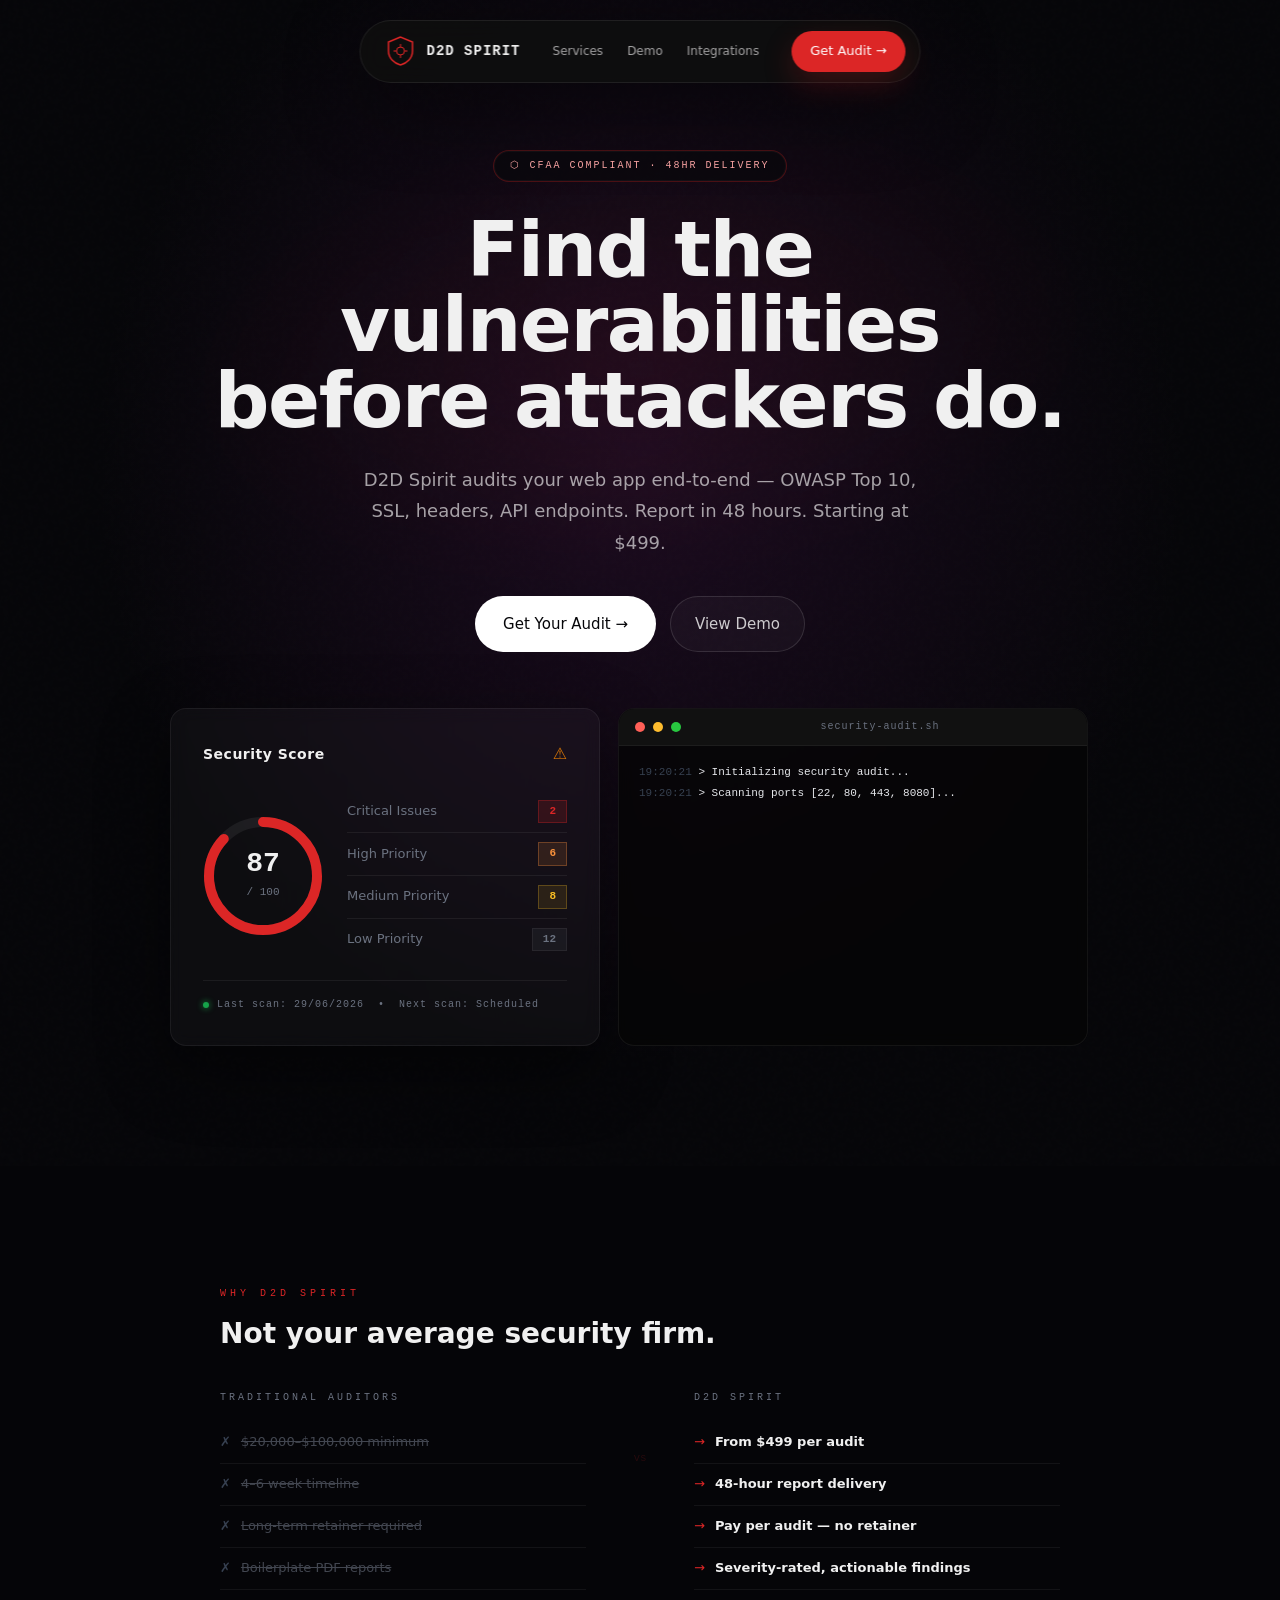
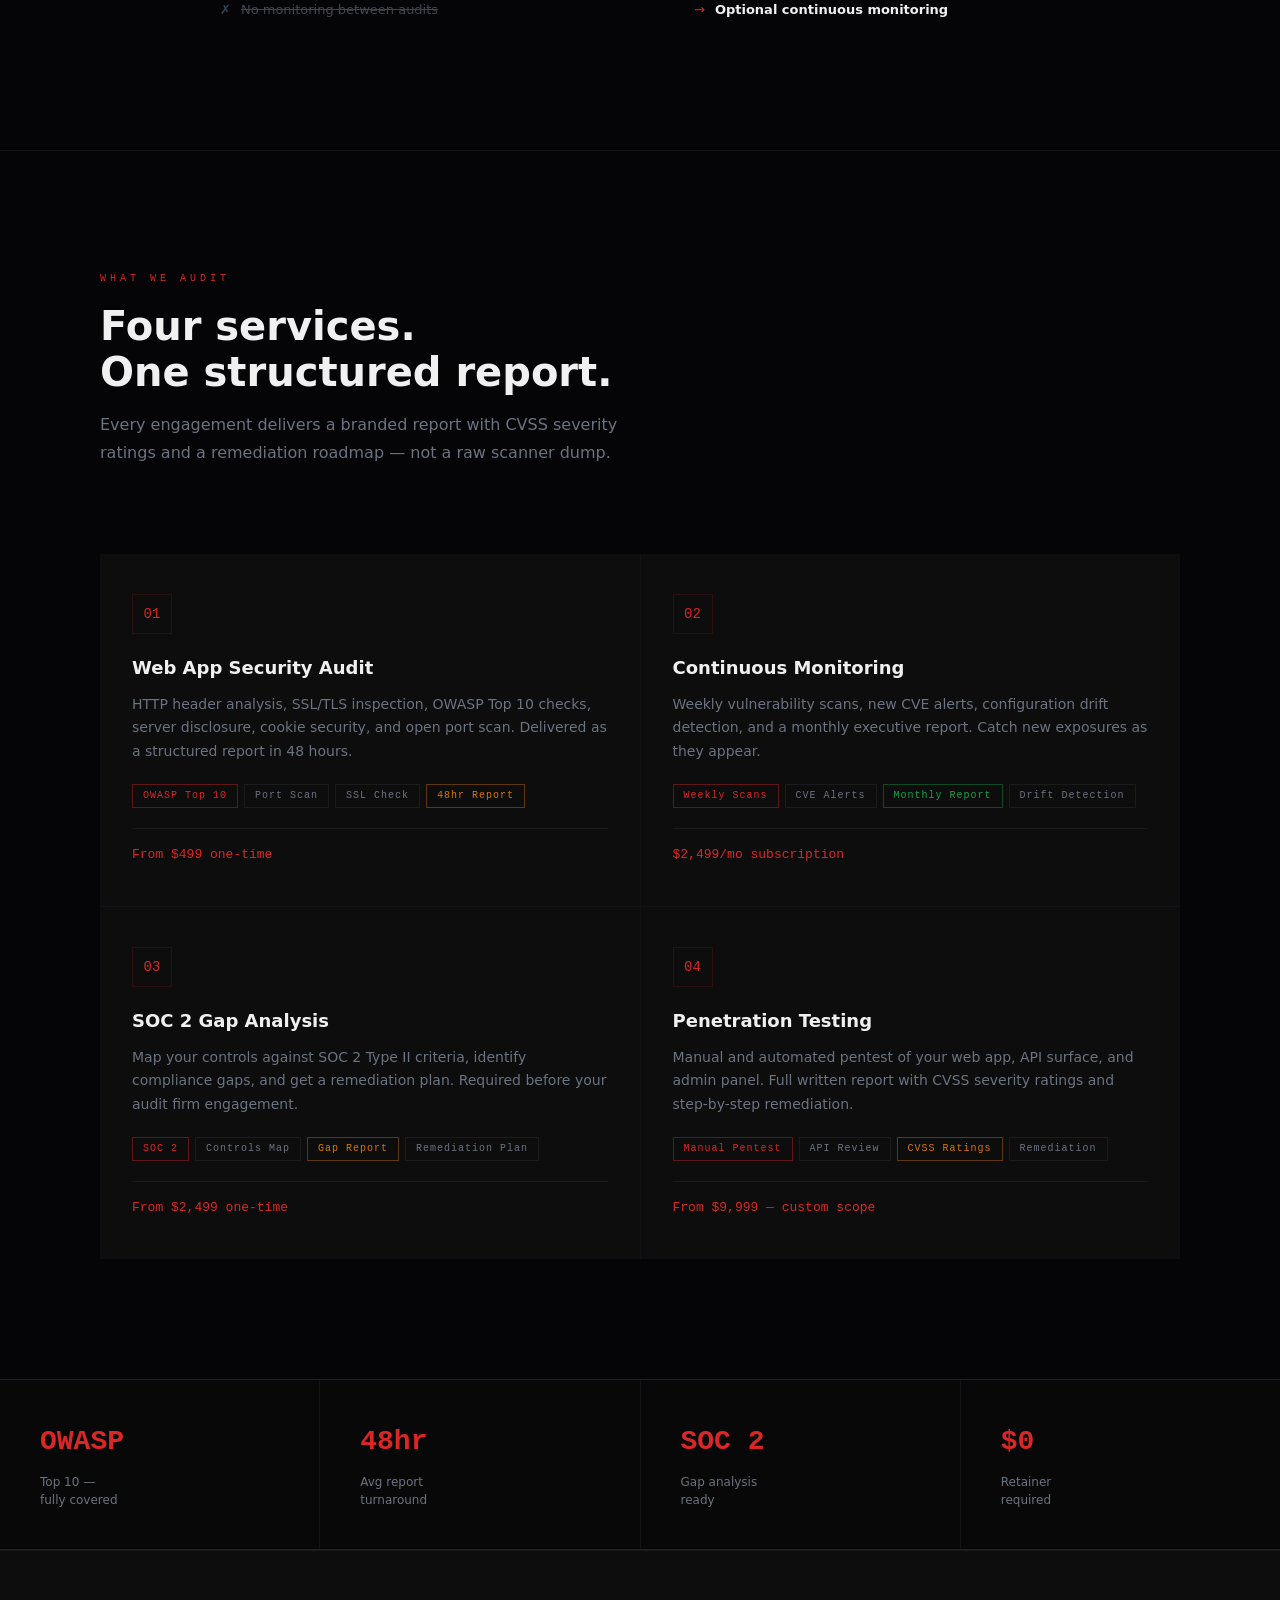
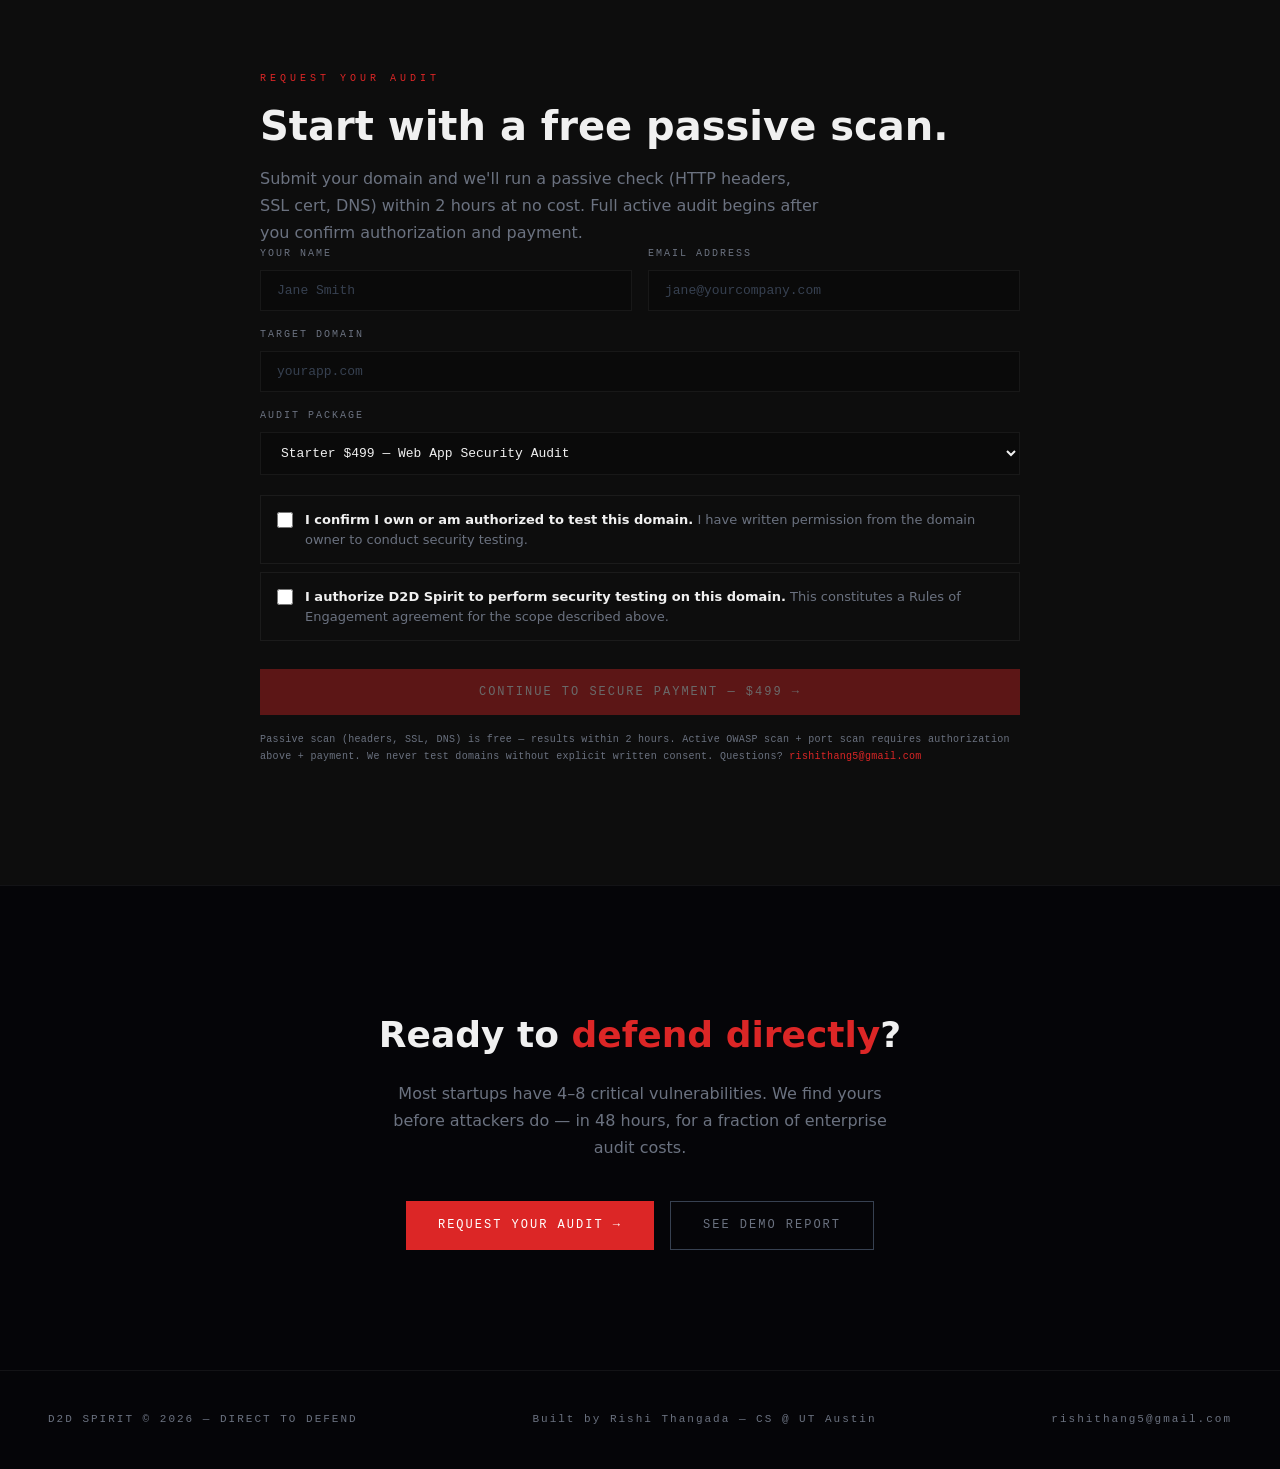
<file: index.html>
<!DOCTYPE html>
<html lang="en">
<head>
<meta charset="utf-8">
<meta http-equiv="Content-Security-Policy" content="default-src 'self'; script-src 'self' 'unsafe-inline'; style-src 'self' 'unsafe-inline'; img-src 'self' data:; connect-src 'self' https://buy.stripe.com;">
<meta http-equiv="X-Frame-Options" content="DENY">
<meta name="referrer" content="strict-origin-when-cross-origin">
<title>D2D Spirit — Direct to Defend | AI Security Auditing</title>
<meta name="viewport" content="width=device-width, initial-scale=1">
<meta name="description" content="AI-powered security audits for startups and SaaS. Reports in 48 hours. Starting at $499. OWASP Top 10, SOC 2 gap analysis, continuous monitoring.">
<link rel="stylesheet" href="shared.css">
<style>

/* ── Nav override for shield logo ── */
body {
  background: #050508;
  overflow-x: hidden;
  width: 100%;
  max-width: 100%;
}

body::before {
  content: '';
  position: fixed;
  inset: 0;
  background:
    radial-gradient(circle at 18% 22%, rgba(127, 29, 29, 0.16), transparent 28%),
    radial-gradient(circle at 78% 10%, rgba(88, 28, 135, 0.12), transparent 24%),
    linear-gradient(180deg, rgba(255,255,255,0.015), transparent 34%);
  pointer-events: none;
  z-index: -2;
}

nav.topnav {
  position: fixed;
  top: 20px;
  left: 50%;
  right: auto;
  transform: translateX(-50%);
  background: rgba(15,15,15,0.85);
  backdrop-filter: blur(12px);
  border: 1px solid rgba(255,255,255,0.08);
  border-radius: 50px;
  padding: 10px 14px 10px 24px;
  display: flex;
  align-items: center;
  justify-content: center;
  gap: 32px;
  z-index: 100;
  width: auto;
  height: auto;
  box-shadow: 0 24px 80px rgba(0,0,0,0.42);
}

.nav-logo-wrap {
  display: flex; align-items: center; gap: 10px;
  min-width: 0;
}
.nav-shield {
  color: var(--accent); flex-shrink: 0;
}
.nav-logo-text {
  font-family: var(--mono); font-size: 14px; font-weight: 700;
  letter-spacing: 1px; color: var(--text); line-height: 1.2;
  white-space: nowrap;
}

.nav-links {
  display: flex;
  align-items: center;
  gap: 24px;
}

.nav-links a {
  font-size: 12px;
  letter-spacing: 0;
  text-transform: none;
  color: rgba(255,255,255,0.62);
}

.nav-links a:hover,
.nav-links a.active {
  color: #fff;
}

.nav-cta {
  border: 1px solid rgba(220,38,38,0.5);
  background: var(--accent);
  color: #fff;
  border-radius: 999px;
  padding: 9px 18px;
  letter-spacing: 0;
  text-transform: none;
  font-family: var(--sans);
  font-size: 13px;
  box-shadow: 0 12px 30px rgba(220,38,38,0.22);
  flex-shrink: 0;
}

.nav-cta:hover {
  background: var(--accent2);
  color: #fff;
}

/* ── Hero ── */
.hero {
  min-height: 100vh;
  display: flex;
  flex-direction: column;
  align-items: center;
  justify-content: center;
  gap: 56px;
  padding: 150px 32px 120px;
  max-width: none;
  margin: 0;
  position: relative;
  overflow: hidden;
  max-width: 100vw;
  background:
    radial-gradient(ellipse at 50% 40%, #1a0a1e 0%, #050508 60%),
    linear-gradient(160deg, rgba(18,18,26,0.4), rgba(5,5,8,0.96));
}

.hero::before {
  content: '';
  position: absolute;
  inset: 0;
  background-image: url("data:image/svg+xml,%3Csvg viewBox='0 0 256 256' xmlns='http://www.w3.org/2000/svg'%3E%3Cfilter id='noise'%3E%3CfeTurbulence type='fractalNoise' baseFrequency='0.9' numOctaves='4' stitchTiles='stitch'/%3E%3C/filter%3E%3Crect width='100%25' height='100%25' filter='url(%23noise)' opacity='0.04'/%3E%3C/svg%3E");
  opacity: 0.35;
  pointer-events: none;
}

.hero::after {
  content: '';
  position: absolute;
  inset: 8% 10% auto;
  height: 520px;
  border-radius: 50%;
  background:
    repeating-radial-gradient(ellipse at center, rgba(255,255,255,0.04) 0 1px, transparent 1px 16px),
    radial-gradient(ellipse at center, rgba(220,38,38,0.08), transparent 64%);
  filter: blur(14px);
  opacity: 0.7;
  pointer-events: none;
  transform: rotate(-6deg);
}

/* ── Left side ── */
.hero-left {
  position: relative;
  z-index: 1;
  width: min(900px, 100%);
  max-width: 900px;
  text-align: center;
  display: flex;
  flex-direction: column;
  align-items: center;
}

.audit-badge {
  display: inline-flex; align-items: center; gap: 8px;
  border: 1px solid rgba(220,38,38,0.3);
  border-radius: 999px;
  background: rgba(10,10,13,0.68);
  padding: 7px 16px;
  font-family: var(--mono); font-size: 10px; letter-spacing: 2px;
  color: #fca5a5; text-transform: uppercase;
  margin-bottom: 30px;
  box-shadow: 0 0 0 1px rgba(255,255,255,0.03) inset;
}

.hero h1 {
  font-size: clamp(2.5rem, 6vw, 5rem);
  font-weight: 800; line-height: 0.98;
  margin-bottom: 26px; letter-spacing: -1.5px;
  max-width: 920px;
}
.hero h1 .red { color: var(--accent); }

.hero-sub {
  font-size: 18px; color: rgba(255,255,255,0.62);
  max-width: 560px; line-height: 1.75; margin-bottom: 38px;
}

.hero-actions { display: flex; gap: 14px; flex-wrap: wrap; justify-content: center; margin-bottom: 0; }

.hero .btn-primary {
  background: #fff;
  color: #050508;
  border-radius: 999px;
  font-family: var(--sans);
  font-size: 15px;
  letter-spacing: 0;
  text-transform: none;
  padding: 15px 28px;
}

.hero .btn-primary:hover {
  background: #f3f4f6;
}

.hero .btn-ghost {
  border: 1px solid rgba(255,255,255,0.12);
  border-radius: 999px;
  background: rgba(255,255,255,0.03);
  color: rgba(255,255,255,0.78);
  font-family: var(--sans);
  font-size: 15px;
  letter-spacing: 0;
  text-transform: none;
  padding: 15px 24px;
}

.hero .btn-ghost:hover {
  border-color: rgba(255,255,255,0.3);
  color: #fff;
}

.hero-stats {
  display: flex; gap: 36px; justify-content: center;
  padding-top: 28px; border-top: 1px solid var(--border2);
}
.stat-num {
  font-family: var(--mono); font-size: 24px; font-weight: 700; color: var(--text);
}
.stat-num .red { color: var(--accent); font-style: normal; }
.stat-label { font-size: 11px; color: var(--muted); margin-top: 2px; }

/* ── Right side: score card ── */
.hero-right {
  position: relative; z-index: 1;
  display: grid;
  grid-template-columns: minmax(320px, 430px) minmax(320px, 470px);
  gap: 18px;
  width: min(940px, 100%);
}

.score-card {
  background: rgba(255,255,255,0.03);
  border: 1px solid rgba(255,255,255,0.06);
  backdrop-filter: blur(8px);
  border-radius: 16px;
  padding: 32px;
  box-shadow: 0 24px 70px rgba(0,0,0,0.45);
}
.score-card-header {
  display: flex; align-items: center; justify-content: space-between;
  margin-bottom: 24px;
}
.score-card-title {
  font-size: 14px; font-weight: 700; letter-spacing: 0.5px;
}
.score-warning-icon {
  color: var(--amber); font-size: 16px;
}

.score-body {
  display: grid; grid-template-columns: auto 1fr;
  gap: 24px; align-items: center;
}

/* SVG circular gauge */
.score-gauge-wrap { position: relative; width: 120px; height: 120px; flex-shrink: 0; }
.score-gauge-wrap svg { transform: rotate(-90deg); }
.gauge-bg { fill: none; stroke: rgba(255,255,255,0.06); stroke-width: 10; }
.gauge-fill { fill: none; stroke: var(--accent); stroke-width: 10; stroke-linecap: round;
  stroke-dasharray: 339 339;
  stroke-dashoffset: calc(339 - (339 * var(--score, 87) / 100));
  transition: stroke-dashoffset 1.2s ease;
}
.score-number {
  position: absolute; top: 50%; left: 50%;
  transform: translate(-50%, -50%);
  text-align: center;
}
.score-number .big {
  font-family: var(--mono); font-size: 28px; font-weight: 700; color: var(--text); line-height: 1;
  display: block;
}
.score-number .denom {
  font-family: var(--mono); font-size: 11px; color: var(--muted);
}

.score-breakdown { display: flex; flex-direction: column; gap: 0; }
.severity-row {
  display: flex; align-items: center; justify-content: space-between;
  padding: 9px 0; border-bottom: 1px solid var(--border2);
}
.severity-row:last-child { border-bottom: none; }
.severity-label { font-size: 13px; color: var(--muted); }
.severity-badge {
  font-family: var(--mono); font-size: 11px; font-weight: 700;
  padding: 2px 10px; min-width: 28px; text-align: center;
}
.sev-critical { background: rgba(220,38,38,0.15); color: var(--accent); border: 1px solid rgba(220,38,38,0.3); }
.sev-high     { background: rgba(251,146,60,0.12); color: #fb923c; border: 1px solid rgba(251,146,60,0.3); }
.sev-medium   { background: rgba(251,191,36,0.1);  color: #fbbf24; border: 1px solid rgba(251,191,36,0.25); }
.sev-low      { background: rgba(107,114,128,0.1); color: var(--muted); border: 1px solid var(--border2); }

.score-footer {
  margin-top: 20px; padding-top: 16px; border-top: 1px solid var(--border2);
  font-family: var(--mono); font-size: 10px; color: var(--muted); letter-spacing: 1px;
  display: flex; gap: 4px; align-items: center;
}
.score-footer .dot-live {
  display: inline-block; width: 6px; height: 6px; border-radius: 50%;
  background: var(--pos); box-shadow: 0 0 6px var(--pos);
  animation: blink 1.8s ease-in-out infinite;
  margin-right: 4px;
}

/* ── Terminal card ── */
.terminal-card {
  background: rgba(6,6,6,0.78);
  border: 1px solid rgba(255,255,255,0.06);
  border-radius: 16px;
  backdrop-filter: blur(8px);
  overflow: hidden;
}
.terminal-header {
  background: #111;
  padding: 10px 16px;
  display: flex; align-items: center; gap: 8px;
  border-bottom: 1px solid rgba(255,255,255,0.05);
}
.t-dot { width: 10px; height: 10px; border-radius: 50%; }
.t-dot.r { background: #ff5f57; }
.t-dot.y { background: #febc2e; }
.t-dot.g { background: #28c840; }
.terminal-filename {
  font-family: var(--mono); font-size: 10px; color: var(--muted);
  margin-left: auto; margin-right: auto; letter-spacing: 1px;
}
.terminal-body {
  padding: 16px 20px;
  font-family: var(--mono); font-size: 11px; line-height: 1.85;
  max-height: 210px; overflow: hidden;
}
.t-ts { color: #374151; }
.t-cmd-line { color: #e5e7eb; }
.t-ok { color: #4ade80; }
.t-warn { color: #fbbf24; }
.t-crit { color: var(--accent); font-weight: 700; }
.t-gray { color: #4b5563; }
.t-cursor {
  display: inline-block; width: 7px; height: 12px;
  background: var(--accent); vertical-align: middle;
  animation: blink 0.9s step-end infinite;
}

/* ── Compare strip ── */
.compare-strip {
  padding: 120px 60px;
  max-width: 960px; margin: 0 auto;
}
.compare-grid {
  display: grid; grid-template-columns: 1fr 60px 1fr;
  gap: 24px; align-items: start; margin-top: 40px;
}
.compare-label {
  font-family: var(--mono); font-size: 10px; letter-spacing: 3px;
  color: var(--muted); text-transform: uppercase; margin-bottom: 16px;
}
.compare-row {
  display: flex; align-items: center; gap: 10px;
  padding: 10px 0; border-bottom: 1px solid var(--border2);
  font-size: 13px;
}
.compare-row:last-child { border-bottom: none; }
.compare-bad { color: var(--muted); text-decoration: line-through; opacity: 0.6; }
.compare-good { color: var(--text); font-weight: 600; }
.c-x { color: #374151; }
.c-check { color: var(--accent); }
.compare-vs {
  font-family: var(--mono); font-size: 11px; color: var(--border);
  text-align: center; padding-top: 60px;
}

/* ── Services grid ── */
.services-grid {
  display: grid; grid-template-columns: repeat(2, 1fr);
  gap: 1px; background: var(--border2);
  margin-top: 48px;
}
.service-card { background: var(--surface); padding: 40px 32px; transition: background .2s; }
.service-card:hover { background: var(--surface2); }
.service-icon {
  width: 40px; height: 40px; border: 1px solid var(--border);
  display: flex; align-items: center; justify-content: center;
  margin-bottom: 20px; font-family: var(--mono); font-size: 14px; color: var(--accent);
}
.service-title { font-size: 18px; font-weight: 700; margin-bottom: 10px; }
.service-body { font-size: 14px; color: var(--muted); line-height: 1.7; margin-bottom: 20px; }
.service-tags { display: flex; flex-wrap: wrap; gap: 6px; }
.service-price {
  font-family: var(--mono); font-size: 13px; color: var(--accent);
  margin-top: 20px; padding-top: 16px; border-top: 1px solid var(--border2);
}

/* ── Proof strip ── */
.proof-strip {
  border-top: 1px solid var(--border2); border-bottom: 1px solid var(--border2);
  display: grid; grid-template-columns: repeat(4, 1fr);
  gap: 1px; background: var(--border2);
}
.proof-item { background: var(--bg); padding: 40px; }
.proof-val {
  font-family: var(--mono); font-size: 28px; font-weight: 700;
  color: var(--accent); margin-bottom: 8px;
}
.proof-lbl { font-size: 12px; color: var(--muted); line-height: 1.5; }

/* ── Audit intake form ── */
.audit-form-section {
  padding: 120px 60px;
  border-top: 1px solid var(--border2);
  background: var(--surface);
}
.audit-form-inner { max-width: 760px; margin: 0 auto; }
.form-grid {
  display: grid; grid-template-columns: 1fr 1fr; gap: 16px; margin-bottom: 16px;
}
.form-full { grid-column: 1 / -1; }
.field-label {
  display: block;
  font-family: var(--mono); font-size: 10px; letter-spacing: 2px;
  color: var(--muted); text-transform: uppercase; margin-bottom: 8px;
}
.field-input {
  width: 100%;
  background: #0a0a0a; border: 1px solid var(--border2);
  color: var(--text); font-family: var(--mono); font-size: 13px;
  padding: 12px 16px; outline: none; transition: border-color .2s;
}
.field-input:focus { border-color: var(--accent); }
.field-input::placeholder { color: var(--dim); }
.auth-checkboxes { margin-top: 20px; margin-bottom: 28px; }
.auth-check-item {
  display: flex; align-items: flex-start; gap: 12px;
  padding: 14px 16px; border: 1px solid var(--border2);
  margin-bottom: 8px; cursor: pointer; transition: border-color .2s;
}
.auth-check-item:hover { border-color: rgba(220,38,38,0.3); }
.auth-check-item input[type="checkbox"] {
  width: 16px; height: 16px; margin-top: 2px;
  accent-color: var(--accent); flex-shrink: 0; cursor: pointer;
}
.auth-check-label { font-size: 13px; color: var(--muted); line-height: 1.5; }
.auth-check-label strong { color: var(--text); font-weight: 600; }
.form-submit-btn {
  display: flex; align-items: center; justify-content: center; gap: 10px;
  font-family: var(--mono); font-size: 12px; letter-spacing: 2px; text-transform: uppercase;
  padding: 16px 40px; background: var(--accent); color: #fff;
  border: none; cursor: pointer; transition: all .2s; width: 100%;
  opacity: 0.38; pointer-events: none;
}
.form-submit-btn.enabled { opacity: 1; pointer-events: auto; }
.form-submit-btn.enabled:hover { background: var(--accent2); }
.form-note {
  margin-top: 16px; font-family: var(--mono); font-size: 10px;
  color: var(--muted); line-height: 1.7; letter-spacing: 0.3px;
}
.form-note a { color: var(--accent); }

/* ── CTA block ── */
.cta-block { text-align: center; padding: 120px 60px; border-top: 1px solid var(--border2); }
.cta-block h2 { font-size: 36px; font-weight: 800; margin-bottom: 16px; }
.cta-block h2 .red { color: var(--accent); }
.cta-block p {
  color: var(--muted); margin-bottom: 40px; font-size: 16px;
  max-width: 520px; margin-left: auto; margin-right: auto; line-height: 1.7;
}

/* ── Responsive ── */
@media (max-width: 1024px) {
  .hero { padding: 132px 24px 90px; }
  .hero-right { grid-template-columns: 1fr; max-width: 560px; }
}
@media (max-width: 900px) {
  .services-grid { grid-template-columns: 1fr; }
  .proof-strip { grid-template-columns: repeat(2, 1fr); }
  .hero-stats { flex-wrap: wrap; gap: 24px; }
  .form-grid { grid-template-columns: 1fr; }
  .audit-form-section { padding: 80px 24px; }
  .compare-grid { grid-template-columns: 1fr; }
  .compare-vs { display: none; }
  .compare-strip { padding: 60px 24px; }
}

@media (max-width: 760px) {
  nav.topnav {
    left: 14px;
    right: 14px;
    top: 20px;
    width: auto;
    transform: none;
    gap: 8px;
    justify-content: space-between;
    padding: 10px 8px 10px 14px;
  }
  nav.topnav .nav-links { display: none; }
  .nav-logo-text { font-size: 12px; }
  .nav-cta { font-size: 11px; padding: 8px 10px; }
  .hero-left {
    width: calc(100vw - 48px);
    max-width: calc(100vw - 48px);
  }
  .hero h1 {
    font-size: clamp(2rem, 9vw, 2.35rem);
    letter-spacing: -0.5px;
    line-height: 1.05;
    max-width: 330px;
  }
  .hero-sub { font-size: 16px; }
  .hero-sub,
  .hero-actions { width: calc(100vw - 48px); }
  .hero .btn-primary,
  .hero .btn-ghost { width: 100%; justify-content: center; }
  .score-card { padding: 28px 24px; }
  .hero-right,
  .score-card,
  .terminal-card {
    width: 100%;
    max-width: calc(100vw - 48px);
  }
  .score-body {
    grid-template-columns: 1fr;
    justify-items: center;
    gap: 22px;
  }
  .score-breakdown { width: 100%; }
  .score-footer {
    flex-wrap: wrap;
    line-height: 1.6;
  }
}

@media (max-width: 480px) {
  nav.topnav { justify-content: center; }
  nav.topnav .nav-cta { display: none; }
  .audit-badge {
    max-width: calc(100vw - 48px);
    white-space: normal;
    justify-content: center;
    text-align: center;
    line-height: 1.6;
  }
}
</style>
</head>
<body>

<nav class="topnav">
  <div class="nav-logo-wrap">
    <svg class="nav-shield" width="32" height="32" viewBox="0 0 32 32" fill="none">
      <path d="M16 2L4 7v9c0 7 5.5 12.5 12 14 6.5-1.5 12-7 12-14V7L16 2z"
            stroke="#dc2626" stroke-width="1.5" fill="none"/>
      <circle cx="16" cy="16" r="4" stroke="#dc2626" stroke-width="1"/>
      <line x1="16" y1="9" x2="16" y2="12" stroke="#dc2626" stroke-width="1"/>
      <line x1="16" y1="20" x2="16" y2="23" stroke="#dc2626" stroke-width="1"/>
      <line x1="9" y1="16" x2="12" y2="16" stroke="#dc2626" stroke-width="1"/>
      <line x1="20" y1="16" x2="23" y2="16" stroke="#dc2626" stroke-width="1"/>
    </svg>
    <div class="nav-logo-text">D2D SPIRIT</div>
  </div>
  <div class="nav-links">
    <a href="#services">Services</a>
    <a href="demo.html">Demo</a>
    <a href="integrations.html">Integrations</a>
  </div>
  <a href="#audit-form" class="nav-cta">Get Audit &rarr;</a>
</nav>

<section class="hero">
  <!-- Left -->
  <div class="hero-left">
    <div class="audit-badge">
      ⬡ CFAA COMPLIANT · 48HR DELIVERY
    </div>
    <h1>
      Find the vulnerabilities<br>
      before attackers do.
    </h1>
    <p class="hero-sub">
      D2D Spirit audits your web app end-to-end — OWASP Top 10, SSL,
      headers, API endpoints. Report in 48 hours. Starting at $499.
    </p>
    <div class="hero-actions">
      <a href="#audit-form" class="btn-primary">Get Your Audit &rarr;</a>
      <a href="demo.html" class="btn-ghost">View Demo</a>
    </div>
  </div>

  <!-- Right: Score card + terminal -->
  <div class="hero-right">

    <!-- Security score card -->
    <div class="score-card">
      <div class="score-card-header">
        <div class="score-card-title">Security Score</div>
        <div class="score-warning-icon">⚠</div>
      </div>
      <div class="score-body">
        <div class="score-gauge-wrap">
          <svg width="120" height="120" viewBox="0 0 120 120">
            <circle class="gauge-bg" cx="60" cy="60" r="54"/>
            <circle class="gauge-fill" cx="60" cy="60" r="54" style="--score:87"/>
          </svg>
          <div class="score-number">
            <span class="big">87</span>
            <span class="denom">/ 100</span>
          </div>
        </div>
        <div class="score-breakdown">
          <div class="severity-row">
            <span class="severity-label">Critical Issues</span>
            <span class="severity-badge sev-critical">2</span>
          </div>
          <div class="severity-row">
            <span class="severity-label">High Priority</span>
            <span class="severity-badge sev-high">6</span>
          </div>
          <div class="severity-row">
            <span class="severity-label">Medium Priority</span>
            <span class="severity-badge sev-medium">8</span>
          </div>
          <div class="severity-row">
            <span class="severity-label">Low Priority</span>
            <span class="severity-badge sev-low">12</span>
          </div>
        </div>
      </div>
      <div class="score-footer">
        <span class="dot-live"></span>
        Last scan: 29/06/2026 &nbsp;•&nbsp; Next scan: Scheduled
      </div>
    </div>

    <!-- Terminal -->
    <div class="terminal-card">
      <div class="terminal-header">
        <div class="t-dot r"></div>
        <div class="t-dot y"></div>
        <div class="t-dot g"></div>
        <div class="terminal-filename">security-audit.sh</div>
      </div>
      <div class="terminal-body" id="term-out"></div>
    </div>

  </div>
</section>

<!-- Compare -->
<div class="compare-strip">
  <p class="section-label">Why D2D Spirit</p>
  <h2 class="section-title" style="font-size:28px;margin-bottom:4px;">Not your average security firm.</h2>
  <div class="compare-grid">
    <div>
      <div class="compare-label">Traditional Auditors</div>
      <div class="compare-row"><span class="c-x">✗</span> <span class="compare-bad">$20,000–$100,000 minimum</span></div>
      <div class="compare-row"><span class="c-x">✗</span> <span class="compare-bad">4–6 week timeline</span></div>
      <div class="compare-row"><span class="c-x">✗</span> <span class="compare-bad">Long-term retainer required</span></div>
      <div class="compare-row"><span class="c-x">✗</span> <span class="compare-bad">Boilerplate PDF reports</span></div>
      <div class="compare-row"><span class="c-x">✗</span> <span class="compare-bad">No monitoring between audits</span></div>
    </div>
    <div class="compare-vs">vs</div>
    <div>
      <div class="compare-label">D2D Spirit</div>
      <div class="compare-row"><span class="c-check">→</span> <span class="compare-good">From $499 per audit</span></div>
      <div class="compare-row"><span class="c-check">→</span> <span class="compare-good">48-hour report delivery</span></div>
      <div class="compare-row"><span class="c-check">→</span> <span class="compare-good">Pay per audit — no retainer</span></div>
      <div class="compare-row"><span class="c-check">→</span> <span class="compare-good">Severity-rated, actionable findings</span></div>
      <div class="compare-row"><span class="c-check">→</span> <span class="compare-good">Optional continuous monitoring</span></div>
    </div>
  </div>
</div>

<hr class="divider">

<!-- Services -->
<div id="services" style="padding:120px 60px 0;max-width:1200px;margin:0 auto;">
  <p class="section-label">What we audit</p>
  <h2 class="section-title">Four services.<br>One structured report.</h2>
  <p class="section-sub">Every engagement delivers a branded report with CVSS severity ratings and a remediation roadmap — not a raw scanner dump.</p>
</div>
<div style="max-width:1200px;margin:0 auto;padding:40px 60px 120px;">
  <div class="services-grid">
    <div class="service-card">
      <div class="service-icon">01</div>
      <div class="service-title">Web App Security Audit</div>
      <div class="service-body">HTTP header analysis, SSL/TLS inspection, OWASP Top 10 checks, server disclosure, cookie security, and open port scan. Delivered as a structured report in 48 hours.</div>
      <div class="service-tags">
        <span class="tag red">OWASP Top 10</span>
        <span class="tag">Port Scan</span>
        <span class="tag">SSL Check</span>
        <span class="tag amber">48hr Report</span>
      </div>
      <div class="service-price">From $499 one-time</div>
    </div>
    <div class="service-card">
      <div class="service-icon">02</div>
      <div class="service-title">Continuous Monitoring</div>
      <div class="service-body">Weekly vulnerability scans, new CVE alerts, configuration drift detection, and a monthly executive report. Catch new exposures as they appear.</div>
      <div class="service-tags">
        <span class="tag red">Weekly Scans</span>
        <span class="tag">CVE Alerts</span>
        <span class="tag green">Monthly Report</span>
        <span class="tag">Drift Detection</span>
      </div>
      <div class="service-price">$2,499/mo subscription</div>
    </div>
    <div class="service-card">
      <div class="service-icon">03</div>
      <div class="service-title">SOC 2 Gap Analysis</div>
      <div class="service-body">Map your controls against SOC 2 Type II criteria, identify compliance gaps, and get a remediation plan. Required before your audit firm engagement.</div>
      <div class="service-tags">
        <span class="tag red">SOC 2</span>
        <span class="tag">Controls Map</span>
        <span class="tag amber">Gap Report</span>
        <span class="tag">Remediation Plan</span>
      </div>
      <div class="service-price">From $2,499 one-time</div>
    </div>
    <div class="service-card">
      <div class="service-icon">04</div>
      <div class="service-title">Penetration Testing</div>
      <div class="service-body">Manual and automated pentest of your web app, API surface, and admin panel. Full written report with CVSS severity ratings and step-by-step remediation.</div>
      <div class="service-tags">
        <span class="tag red">Manual Pentest</span>
        <span class="tag">API Review</span>
        <span class="tag amber">CVSS Ratings</span>
        <span class="tag">Remediation</span>
      </div>
      <div class="service-price">From $9,999 — custom scope</div>
    </div>
  </div>
</div>

<!-- Proof strip -->
<div class="proof-strip">
  <div class="proof-item">
    <div class="proof-val">OWASP</div>
    <div class="proof-lbl">Top 10 —<br>fully covered</div>
  </div>
  <div class="proof-item">
    <div class="proof-val">48hr</div>
    <div class="proof-lbl">Avg report<br>turnaround</div>
  </div>
  <div class="proof-item">
    <div class="proof-val">SOC 2</div>
    <div class="proof-lbl">Gap analysis<br>ready</div>
  </div>
  <div class="proof-item">
    <div class="proof-val">$0</div>
    <div class="proof-lbl">Retainer<br>required</div>
  </div>
</div>

<!-- Audit intake form (authorization gated) -->
<div class="audit-form-section" id="audit-form">
  <div class="audit-form-inner">
    <p class="section-label">Request your audit</p>
    <h2 class="section-title">Start with a free passive scan.</h2>
    <p class="section-sub">
      Submit your domain and we'll run a passive check (HTTP headers, SSL cert, DNS) within 2 hours at no cost.
      Full active audit begins after you confirm authorization and payment.
    </p>
    <form onsubmit="return false;">
      <div class="form-grid">
        <div>
          <label class="field-label" for="f-name">Your Name</label>
          <input class="field-input" type="text" id="f-name" placeholder="Jane Smith" required>
        </div>
        <div>
          <label class="field-label" for="f-email">Email Address</label>
          <input class="field-input" type="email" id="f-email" placeholder="jane@yourcompany.com" required>
        </div>
        <div class="form-full">
          <label class="field-label" for="f-domain">Target Domain</label>
          <input class="field-input" type="text" id="f-domain" placeholder="yourapp.com" required>
        </div>
        <div class="form-full">
          <label class="field-label" for="f-package">Audit Package</label>
          <select class="field-input" id="f-package" required>
            <option value="Starter $499">Starter $499 — Web App Security Audit</option>
            <option value="Growth $999">Growth $999 — Web App + API Review</option>
            <option value="Pro $2499">Pro $2499 — SOC 2 Gap Analysis</option>
          </select>
        </div>
      </div>
      <div class="auth-checkboxes">
        <label class="auth-check-item">
          <input type="checkbox" id="check-own" onchange="updateSubmit()">
          <span class="auth-check-label">
            <strong>I confirm I own or am authorized to test this domain.</strong>
            I have written permission from the domain owner to conduct security testing.
          </span>
        </label>
        <label class="auth-check-item">
          <input type="checkbox" id="check-roe" onchange="updateSubmit()">
          <span class="auth-check-label">
            <strong>I authorize D2D Spirit to perform security testing on this domain.</strong>
            This constitutes a Rules of Engagement agreement for the scope described above.
          </span>
        </label>
      </div>
      <button id="submit-btn" class="form-submit-btn" onclick="handleSubmit(event)">
        Continue to Secure Payment — $499 &rarr;
      </button>
      <p class="form-note">
        Passive scan (headers, SSL, DNS) is free — results within 2 hours.
        Active OWASP scan + port scan requires authorization above + payment.
        We never test domains without explicit written consent.
        Questions? <a href="mailto:rishithang5@gmail.com">rishithang5@gmail.com</a>
      </p>
    </form>
  </div>
</div>

<!-- Final CTA -->
<div class="cta-block">
  <h2>Ready to <span class="red">defend directly</span>?</h2>
  <p>Most startups have 4–8 critical vulnerabilities. We find yours before attackers do — in 48 hours, for a fraction of enterprise audit costs.</p>
  <div style="display:flex;gap:16px;justify-content:center;flex-wrap:wrap;">
    <a href="#audit-form" class="btn-primary">Request Your Audit &rarr;</a>
    <a href="demo.html" class="btn-ghost">See Demo Report</a>
  </div>
</div>

<footer class="sitefooter">
  <span>D2D SPIRIT &copy; 2026 — DIRECT TO DEFEND</span>
  <span>Built by <a href="https://rishithangada.github.io" target="_blank">Rishi Thangada</a> &mdash; CS @ UT Austin</span>
  <span><a href="mailto:rishithang5@gmail.com">rishithang5@gmail.com</a></span>
</footer>

<script>
// Terminal animation — timestamped format like 21st.dev design
const termLines = [
  { text: '> Initializing security audit...', cls: 't-cmd-line' },
  { text: '> Scanning ports [22, 80, 443, 8080]...', cls: 't-cmd-line' },
  { text: '✓ Port 443 (HTTPS) — OPEN', cls: 't-ok' },
  { text: '✓ Port 80 (HTTP) — OPEN', cls: 't-ok' },
  { text: '> Checking SSL/TLS certificates...', cls: 't-cmd-line' },
  { text: '✓ SSL Certificate valid (expires in 89 days)', cls: 't-ok' },
  { text: '△ TLS 1.0 detected — upgrade recommended', cls: 't-warn' },
  { text: '> Running OWASP Top 10 checks...', cls: 't-cmd-line' },
  { text: '✗ X-Frame-Options header MISSING', cls: 't-crit' },
  { text: '✗ Content-Security-Policy MISSING', cls: 't-crit' },
  { text: '△ Server: Apache/2.4.41 disclosed', cls: 't-warn' },
  { text: '> Scan complete. Generating report...', cls: 't-gray' },
];

const termOut = document.getElementById('term-out');
let lineIdx = 0;
const startTime = new Date();

function pad(n) { return String(n).padStart(2, '0'); }
function timestamp() {
  const d = new Date();
  return `${pad(d.getHours())}:${pad(d.getMinutes())}:${pad(d.getSeconds())}`;
}

function addTermLine() {
  if (lineIdx >= termLines.length) {
    const cur = document.createElement('span');
    cur.className = 't-cursor';
    termOut.appendChild(cur);
    return;
  }
  const { text, cls } = termLines[lineIdx++];
  const row = document.createElement('div');
  const ts = document.createElement('span');
  ts.className = 't-ts';
  ts.textContent = timestamp() + ' ';
  const msg = document.createElement('span');
  msg.className = cls;
  msg.textContent = text;
  row.appendChild(ts);
  row.appendChild(msg);
  termOut.appendChild(row);
  const delay = cls === 't-cmd-line' ? 600 : 300;
  setTimeout(addTermLine, delay);
}
setTimeout(addTermLine, 600);

// Form auth gate
function updateSubmit() {
  const btn = document.getElementById('submit-btn');
  const c1 = document.getElementById('check-own').checked;
  const c2 = document.getElementById('check-roe').checked;
  btn.classList.toggle('enabled', c1 && c2);
}

function handleSubmit(e) {
  e.preventDefault();
  const btn = document.getElementById('submit-btn');
  if (!btn.classList.contains('enabled')) return;
  const name = document.getElementById('f-name').value.trim();
  const email = document.getElementById('f-email').value.trim();
  const domain = document.getElementById('f-domain').value.trim();
  if (!name || !email || !domain) { alert('Please fill in all fields.'); return; }
  // ponytail: replace with real Stripe Payment Link — Dashboard → Products → Create Payment Link
  const stripeBase = 'https://buy.stripe.com/fZu7sEd0Q9Cp36I3rh1sQ00';
  window.open(stripeBase + '?prefilled_email=' + encodeURIComponent(email), '_blank');
}
</script>

</body>
</html>
</file>
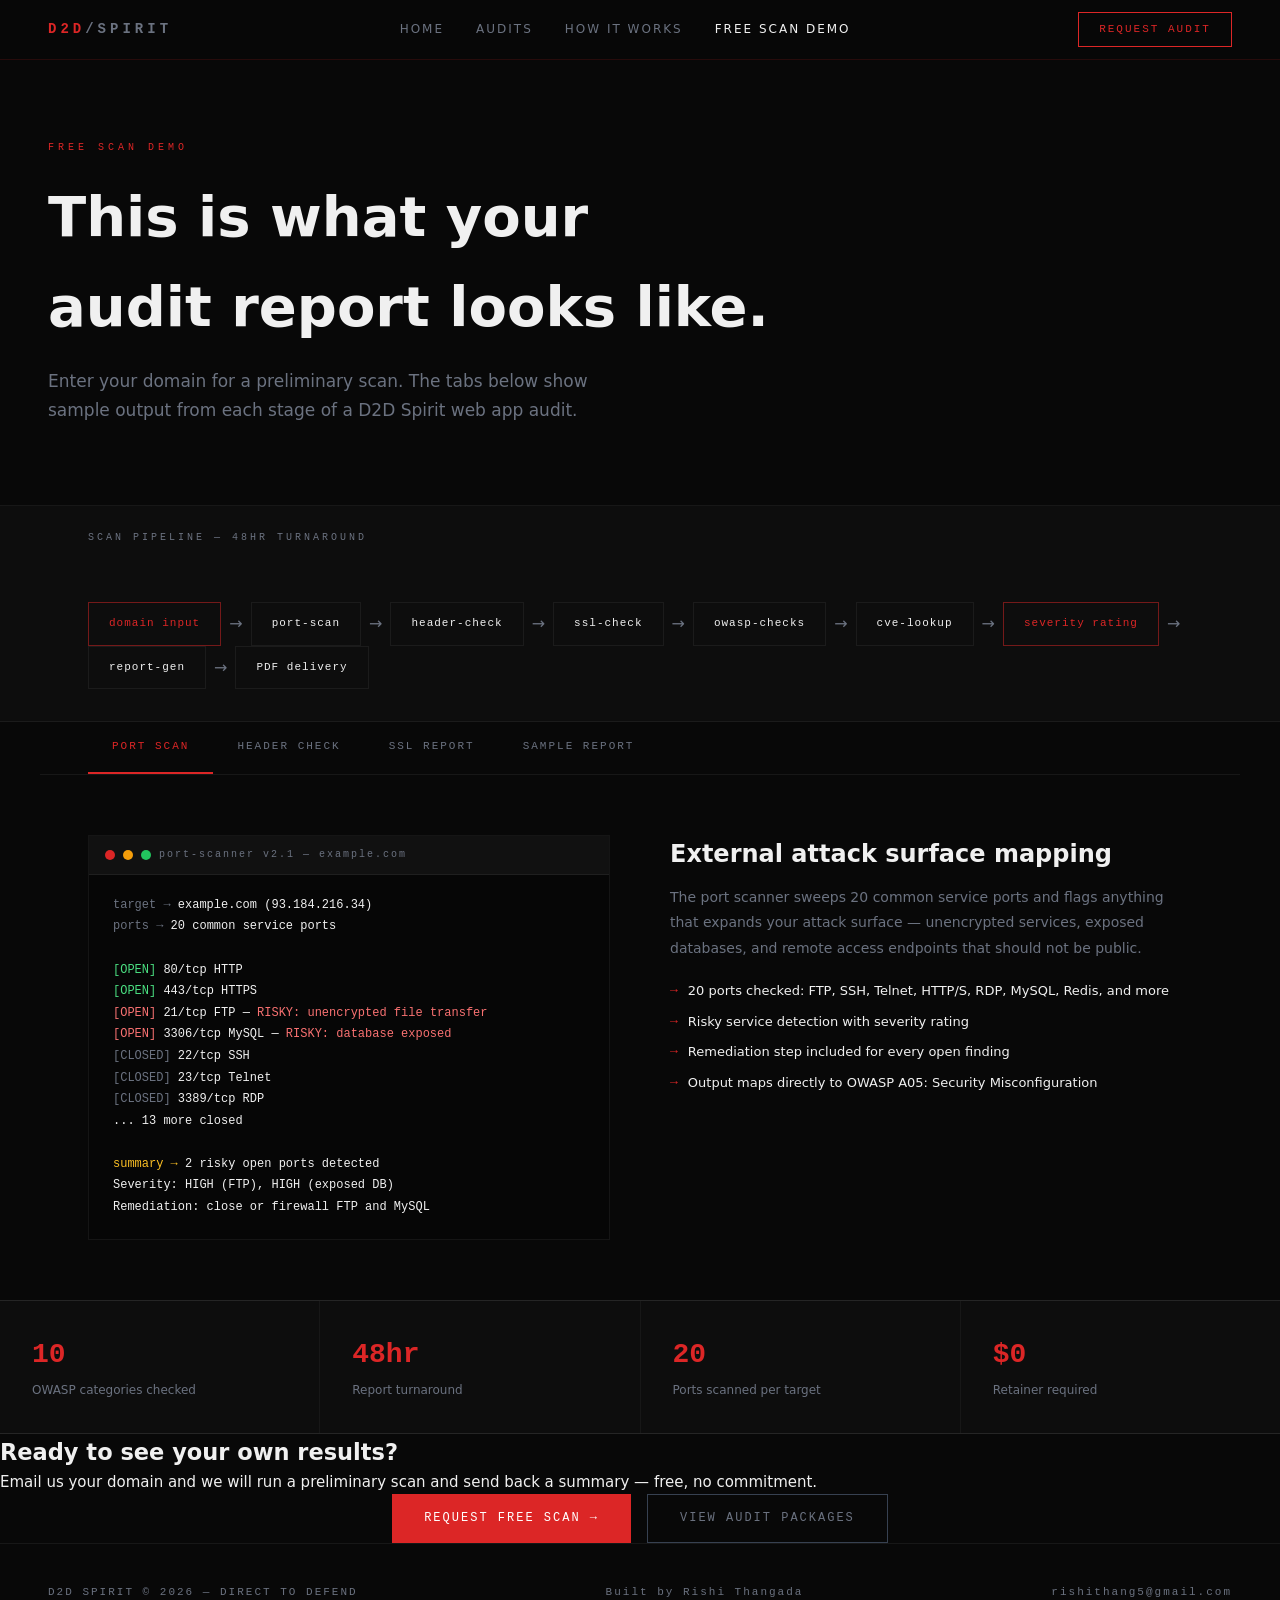
<file: demo.html>
<!DOCTYPE html>
<html lang="en">
<head>
<meta charset="utf-8">
<meta http-equiv="Content-Security-Policy" content="default-src 'self'; script-src 'self' 'unsafe-inline'; style-src 'self' 'unsafe-inline'; img-src 'self' data:; connect-src 'self' https://buy.stripe.com;">
<meta http-equiv="X-Frame-Options" content="DENY">
<meta name="referrer" content="strict-origin-when-cross-origin">
<title>Demo Scan — D2D Spirit | Direct to Defend</title>
<meta name="viewport" content="width=device-width, initial-scale=1">
<link rel="stylesheet" href="shared.css">
<style>
.page-hero { padding: 140px 48px 80px; border-bottom: 1px solid var(--border2); }
.page-hero h1 { font-size: clamp(32px,5vw,56px); font-weight: 800; margin-bottom: 16px; }

/* Demo showcase */
.demo-tabs { display: flex; border-bottom: 1px solid var(--border2); max-width: 1200px; margin: 0 auto; padding: 0 48px; }
.demo-tab { padding: 16px 24px; font-family: var(--mono); font-size: 11px; letter-spacing: 2px; color: var(--muted); cursor: pointer; border-bottom: 2px solid transparent; transition: all .2s; text-transform: uppercase; }
.demo-tab:hover { color: var(--text); }
.demo-tab.active { color: var(--accent); border-bottom-color: var(--accent); }

.demo-panel { display: none; padding: 60px 48px; max-width: 1200px; margin: 0 auto; }
.demo-panel.active { display: grid; grid-template-columns: 1fr 1fr; gap: 60px; align-items: start; }

.demo-screen {
  background: #060606; border: 1px solid var(--border2);
  font-family: var(--mono); font-size: 12px; line-height: 1.8; overflow: hidden;
}
.screen-bar { background: #111; padding: 10px 16px; border-bottom: 1px solid var(--border2); display: flex; align-items: center; gap: 8px; font-size: 10px; color: var(--muted); letter-spacing: 2px; }
.dot { width: 10px; height: 10px; border-radius: 50%; }
.d-red{background:#dc2626;} .d-amber{background:#f59e0b;} .d-green{background:#22c55e;}
.screen-body { padding: 20px 24px; min-height: 280px; }
.s-red   { color: #f87171; }
.s-green { color: #4ade80; }
.s-amber { color: #fbbf24; }
.s-blue  { color: #60a5fa; }
.s-gray  { color: #6b7280; }
.s-white { color: #f0f0f0; }

.demo-copy h3 { font-size: 24px; font-weight: 800; margin-bottom: 12px; }
.demo-copy p  { font-size: 14px; color: var(--muted); line-height: 1.8; margin-bottom: 20px; }
.demo-points  { list-style: none; display: flex; flex-direction: column; gap: 10px; }
.demo-points li { font-size: 13px; display: flex; gap: 10px; align-items: start; }
.demo-points li::before { content: '→'; color: var(--accent); flex-shrink: 0; font-family: var(--mono); }

/* Stats row */
.stats-row { display: grid; grid-template-columns: repeat(4,1fr); gap: 1px; background: var(--border2); border-top: 1px solid var(--border2); border-bottom: 1px solid var(--border2); }
.stat-block { background: var(--surface); padding: 32px; }
.stat-n { font-family: var(--mono); font-size: 28px; font-weight: 700; color: var(--accent); margin-bottom: 4px; }
.stat-l { font-size: 12px; color: var(--muted); }

/* Pipeline viz */
.pipeline { display: flex; align-items: center; gap: 0; flex-wrap: wrap; padding: 32px 48px; max-width: 1200px; margin: 0 auto; }
.pipe-node { background: var(--surface); border: 1px solid var(--border2); padding: 12px 20px; font-family: var(--mono); font-size: 11px; color: var(--text); letter-spacing: 1px; white-space: nowrap; }
.pipe-node.accent { border-color: rgba(220,38,38,0.5); color: var(--accent); }
.pipe-arrow { color: var(--muted); padding: 0 8px; font-size: 16px; }

@media (max-width:900px) {
  .demo-panel.active { grid-template-columns: 1fr; }
  .stats-row { grid-template-columns: repeat(2,1fr); }
  .pipeline { gap: 8px; }
  .pipe-arrow { display:none; }
}
</style>
</head>
<body>

<nav class="topnav">
  <div class="nav-logo">D2D<span>/SPIRIT</span></div>
  <div class="nav-links">
    <a href="index.html">Home</a>
    <a href="security.html">Audits</a>
    <a href="integrations.html">How It Works</a>
    <a href="demo.html" class="active">Free Scan Demo</a>
  </div>
  <a href="mailto:rishithang5@gmail.com" class="nav-cta">Request Audit</a>
</nav>

<div class="page-hero">
  <div style="max-width:1200px; margin:0 auto;">
    <p class="section-label">Free Scan Demo</p>
    <h1>This is what your<br>audit report looks like.</h1>
    <p style="font-size:17px;color:var(--muted);max-width:540px;line-height:1.7;">
      Enter your domain for a preliminary scan. The tabs below show sample output from each stage of a D2D Spirit web app audit.
    </p>
  </div>
</div>

<!-- Pipeline viz -->
<div style="border-bottom:1px solid var(--border2); background:var(--surface);">
  <div style="max-width:1200px; margin:0 auto; padding:24px 48px; font-family:var(--mono); font-size:10px; letter-spacing:3px; color:var(--muted);">SCAN PIPELINE — 48HR TURNAROUND</div>
  <div class="pipeline">
    <div class="pipe-node accent">domain input</div>
    <div class="pipe-arrow">→</div>
    <div class="pipe-node">port-scan</div>
    <div class="pipe-arrow">→</div>
    <div class="pipe-node">header-check</div>
    <div class="pipe-arrow">→</div>
    <div class="pipe-node">ssl-check</div>
    <div class="pipe-arrow">→</div>
    <div class="pipe-node">owasp-checks</div>
    <div class="pipe-arrow">→</div>
    <div class="pipe-node">cve-lookup</div>
    <div class="pipe-arrow">→</div>
    <div class="pipe-node accent">severity rating</div>
    <div class="pipe-arrow">→</div>
    <div class="pipe-node">report-gen</div>
    <div class="pipe-arrow">→</div>
    <div class="pipe-node">PDF delivery</div>
  </div>
</div>

<!-- Tab navigation -->
<div class="demo-tabs">
  <div class="demo-tab active" onclick="showTab('portscan')">Port Scan</div>
  <div class="demo-tab" onclick="showTab('headers')">Header Check</div>
  <div class="demo-tab" onclick="showTab('ssl')">SSL Report</div>
  <div class="demo-tab" onclick="showTab('report')">Sample Report</div>
</div>

<!-- PORT SCAN TAB -->
<div id="tab-portscan" class="demo-panel active">
  <div class="demo-screen">
    <div class="screen-bar"><div class="dot d-red"></div><div class="dot d-amber"></div><div class="dot d-green"></div><span>port-scanner v2.1 — example.com</span></div>
    <div class="screen-body">
      <div><span class="s-gray">target  →</span> <span class="s-white">example.com (93.184.216.34)</span></div>
      <div><span class="s-gray">ports   →</span> 20 common service ports</div>
      <div>&nbsp;</div>
      <div><span class="s-green">[OPEN]  </span> 80/tcp   HTTP</div>
      <div><span class="s-green">[OPEN]  </span> 443/tcp  HTTPS</div>
      <div><span class="s-red">[OPEN]  </span> 21/tcp   FTP — <span class="s-red">RISKY: unencrypted file transfer</span></div>
      <div><span class="s-red">[OPEN]  </span> 3306/tcp MySQL — <span class="s-red">RISKY: database exposed</span></div>
      <div><span class="s-gray">[CLOSED]</span> 22/tcp   SSH</div>
      <div><span class="s-gray">[CLOSED]</span> 23/tcp   Telnet</div>
      <div><span class="s-gray">[CLOSED]</span> 3389/tcp RDP</div>
      <div><span class="s-gray">         </span> ... 13 more closed</div>
      <div>&nbsp;</div>
      <div><span class="s-amber">summary →</span> 2 risky open ports detected</div>
      <div><span class="s-amber">         </span> Severity: HIGH (FTP), HIGH (exposed DB)</div>
      <div><span class="s-gray">         </span> Remediation: close or firewall FTP and MySQL</div>
    </div>
  </div>
  <div class="demo-copy">
    <h3>External attack surface mapping</h3>
    <p>The port scanner sweeps 20 common service ports and flags anything that expands your attack surface — unencrypted services, exposed databases, and remote access endpoints that should not be public.</p>
    <ul class="demo-points">
      <li>20 ports checked: FTP, SSH, Telnet, HTTP/S, RDP, MySQL, Redis, and more</li>
      <li>Risky service detection with severity rating</li>
      <li>Remediation step included for every open finding</li>
      <li>Output maps directly to OWASP A05: Security Misconfiguration</li>
    </ul>
  </div>
</div>

<!-- HEADER CHECK TAB -->
<div id="tab-headers" class="demo-panel">
  <div class="demo-screen">
    <div class="screen-bar"><div class="dot d-red"></div><div class="dot d-amber"></div><div class="dot d-green"></div><span>header-inspector v3.0 — example.com</span></div>
    <div class="screen-body">
      <div><span class="s-gray">GET https://example.com/</span></div>
      <div>&nbsp;</div>
      <div><span class="s-green">[PASS]  </span> Strict-Transport-Security: max-age=31536000</div>
      <div><span class="s-red">[FAIL]  </span> Content-Security-Policy: <span class="s-red">MISSING</span></div>
      <div><span class="s-red">[FAIL]  </span> X-Frame-Options: <span class="s-red">MISSING — clickjacking risk</span></div>
      <div><span class="s-amber">[WARN]  </span> X-Content-Type-Options: nosniff ✓</div>
      <div><span class="s-red">[FAIL]  </span> Referrer-Policy: <span class="s-red">MISSING</span></div>
      <div><span class="s-red">[FAIL]  </span> Permissions-Policy: <span class="s-red">MISSING</span></div>
      <div><span class="s-green">[PASS]  </span> X-XSS-Protection: 1; mode=block</div>
      <div>&nbsp;</div>
      <div><span class="s-amber">score   →</span> <span class="s-amber">2/6 headers present</span></div>
      <div><span class="s-amber">         </span> Severity: MEDIUM (missing CSP, X-Frame)</div>
      <div><span class="s-gray">         </span> See report for header value recommendations</div>
    </div>
  </div>
  <div class="demo-copy">
    <h3>HTTP security header gap detection</h3>
    <p>The header inspector checks every security-relevant HTTP response header and flags gaps. Missing or misconfigured headers are one of the easiest wins in web security — and one of the most commonly overlooked.</p>
    <ul class="demo-points">
      <li>CSP, HSTS, X-Frame-Options, Referrer-Policy, Permissions-Policy</li>
      <li>Each finding includes the recommended header value</li>
      <li>Score out of 6 for quick executive communication</li>
      <li>Maps to OWASP A05: Security Misconfiguration</li>
    </ul>
  </div>
</div>

<!-- SSL TAB -->
<div id="tab-ssl" class="demo-panel">
  <div class="demo-screen">
    <div class="screen-bar"><div class="dot d-red"></div><div class="dot d-amber"></div><div class="dot d-green"></div><span>ssl-checker v1.4 — example.com</span></div>
    <div class="screen-body">
      <div><span class="s-gray">host    →</span> example.com:443</div>
      <div>&nbsp;</div>
      <div><span class="s-green">[PASS]  </span> Certificate valid: DigiCert SHA2 Secure Server CA</div>
      <div><span class="s-green">[PASS]  </span> Expiry: 2026-11-14 (138 days remaining)</div>
      <div><span class="s-green">[PASS]  </span> Subject alt names: example.com, www.example.com</div>
      <div><span class="s-green">[PASS]  </span> TLS 1.2 supported</div>
      <div><span class="s-green">[PASS]  </span> TLS 1.3 supported</div>
      <div><span class="s-red">[FAIL]  </span> TLS 1.0 enabled — <span class="s-red">deprecated, disable immediately</span></div>
      <div><span class="s-amber">[WARN]  </span> Cipher: TLS_RSA_WITH_AES_128_CBC_SHA — <span class="s-amber">weak, prefer ECDHE</span></div>
      <div>&nbsp;</div>
      <div><span class="s-amber">grade   →</span> <span class="s-amber">B (TLS 1.0 degrades to B)</span></div>
      <div><span class="s-gray">         </span> Disable TLS 1.0/1.1 in server config to reach A</div>
    </div>
  </div>
  <div class="demo-copy">
    <h3>TLS/SSL certificate and cipher review</h3>
    <p>The SSL checker validates your certificate chain, checks expiry, and reviews the supported protocol versions and cipher suites. Outdated protocols like TLS 1.0 are still common and still exploitable.</p>
    <ul class="demo-points">
      <li>Certificate validity and expiry countdown</li>
      <li>Supported protocol check: TLS 1.0, 1.1, 1.2, 1.3</li>
      <li>Cipher suite review with specific remediation</li>
      <li>Letter grade for quick executive communication</li>
    </ul>
  </div>
</div>

<!-- SAMPLE REPORT TAB -->
<div id="tab-report" class="demo-panel">
  <div class="demo-screen">
    <div class="screen-bar"><div class="dot d-red"></div><div class="dot d-amber"></div><div class="dot d-green"></div><span>D2D SPIRIT — AUDIT REPORT (SAMPLE)</span></div>
    <div class="screen-body">
      <div><span class="s-gray">client  →</span> <span class="s-white">Your Company · example.com</span></div>
      <div><span class="s-gray">scope   →</span> Web App Audit (Starter package)</div>
      <div><span class="s-gray">date    →</span> 2026-06-29 · delivered in 48hr</div>
      <div>&nbsp;</div>
      <div><span class="s-gray">summary →</span> <span class="s-red">2 HIGH</span> &nbsp;<span class="s-amber">3 MEDIUM</span> &nbsp;<span class="s-green">4 LOW</span> &nbsp;2 INFO</div>
      <div>&nbsp;</div>
      <div><span class="s-red">[HIGH]  </span> FTP exposed on port 21 — close or firewall</div>
      <div><span class="s-red">[HIGH]  </span> MySQL exposed on port 3306 — restrict to private network</div>
      <div><span class="s-amber">[MED]   </span> Content-Security-Policy header missing</div>
      <div><span class="s-amber">[MED]   </span> X-Frame-Options missing — clickjacking risk</div>
      <div><span class="s-amber">[MED]   </span> TLS 1.0 still enabled — disable in server config</div>
      <div><span class="s-green">[LOW]   </span> Referrer-Policy not set</div>
      <div><span class="s-green">[LOW]   </span> Weak cipher suite in use (TLS_RSA_WITH_AES_128)</div>
      <div>&nbsp;</div>
      <div><span class="s-gray">next    →</span> Full remediation guide with config examples</div>
      <div><span class="s-gray">        →</span> PDF exported · 10 pages</div>
    </div>
  </div>
  <div class="demo-copy">
    <h3>A report your team can actually act on.</h3>
    <p>Every audit produces a branded PDF. Not a raw scanner dump — a structured document with an executive summary, every finding severity-rated, and a specific remediation step for each issue.</p>
    <ul class="demo-points">
      <li>Executive summary: total findings by severity</li>
      <li>Each finding: description, severity, affected component, fix</li>
      <li>OWASP category mapping for every applicable finding</li>
      <li>Passing checks listed so your team knows what is working</li>
    </ul>
  </div>
</div>

<!-- Stats -->
<div class="stats-row">
  <div class="stat-block"><div class="stat-n">10</div><div class="stat-l">OWASP categories checked</div></div>
  <div class="stat-block"><div class="stat-n">48hr</div><div class="stat-l">Report turnaround</div></div>
  <div class="stat-block"><div class="stat-n">20</div><div class="stat-l">Ports scanned per target</div></div>
  <div class="stat-block"><div class="stat-n">$0</div><div class="stat-l">Retainer required</div></div>
</div>

<div class="cta-block">
  <h2>Ready to see your own results?</h2>
  <p>Email us your domain and we will run a preliminary scan and send back a summary — free, no commitment.</p>
  <div style="display:flex;gap:16px;justify-content:center;flex-wrap:wrap;">
    <a href="mailto:rishithang5@gmail.com" class="btn-primary">Request Free Scan &rarr;</a>
    <a href="security.html" class="btn-ghost">View Audit Packages</a>
  </div>
</div>

<footer class="sitefooter">
  <span>D2D SPIRIT &copy; 2026 — DIRECT TO DEFEND</span>
  <span>Built by <a href="https://rishithangada.github.io" target="_blank">Rishi Thangada</a></span>
  <span><a href="mailto:rishithang5@gmail.com">rishithang5@gmail.com</a></span>
</footer>

<script>
function showTab(name) {
  document.querySelectorAll('.demo-tab').forEach(t => t.classList.remove('active'));
  document.querySelectorAll('.demo-panel').forEach(p => p.classList.remove('active'));
  event.target.classList.add('active');
  document.getElementById('tab-' + name).classList.add('active');
}
</script>
</body>
</html>
</file>
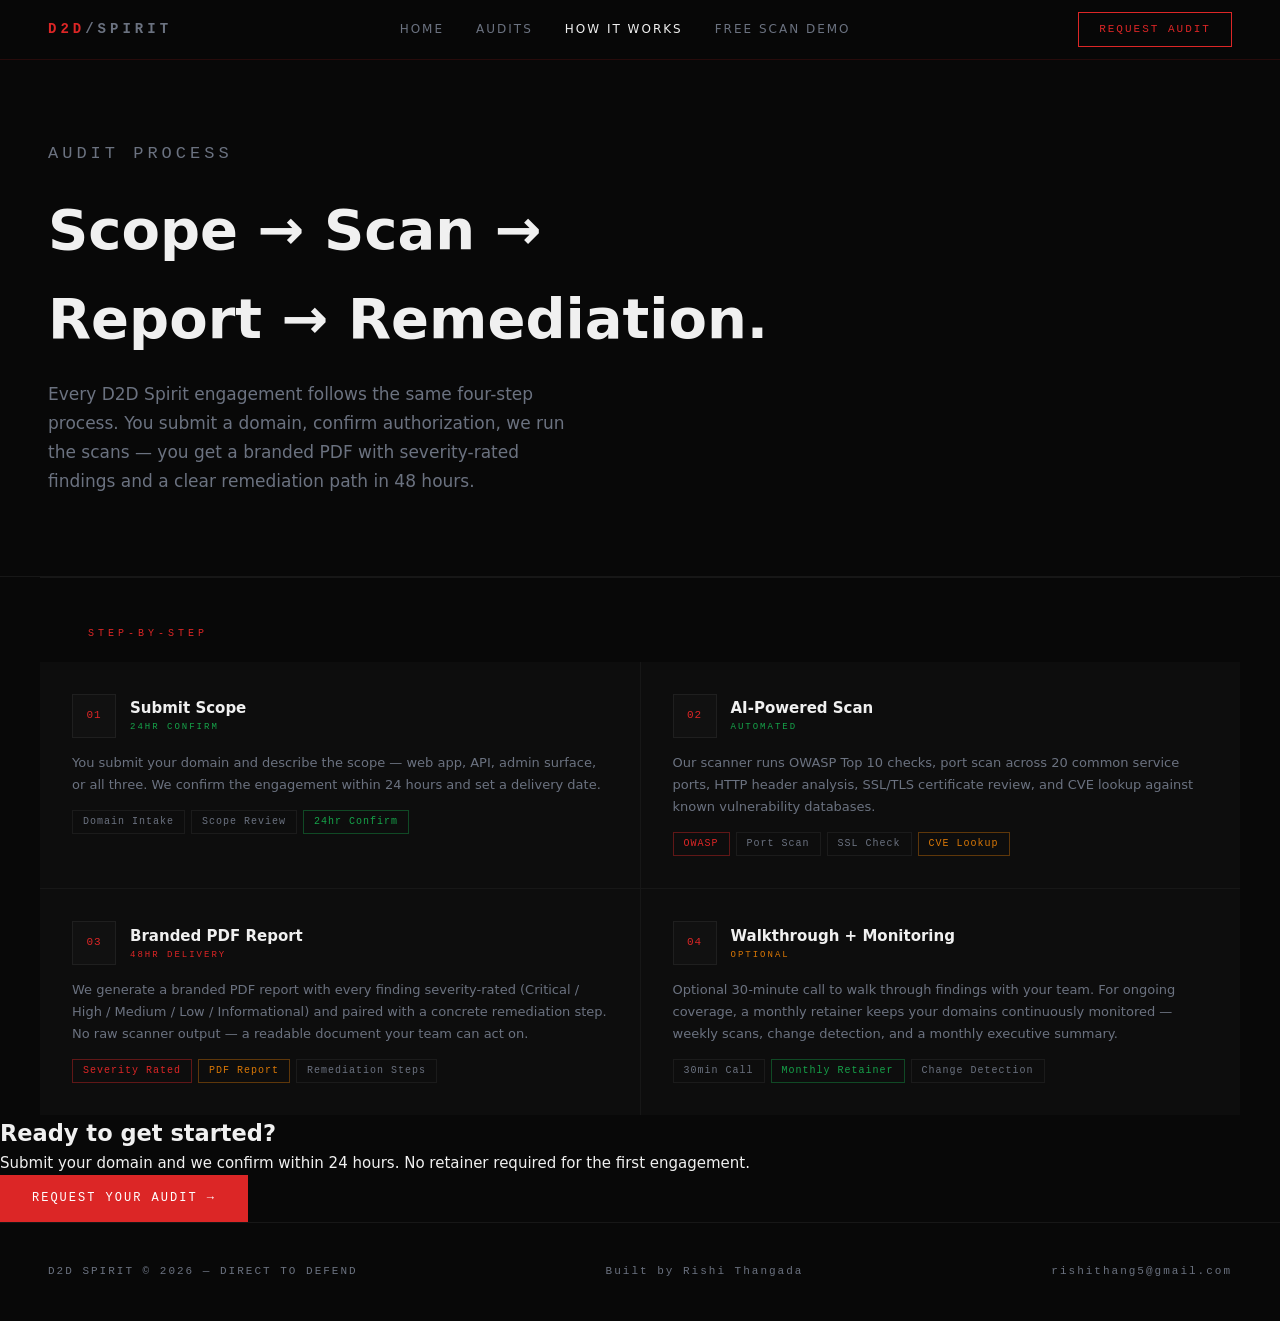
<file: integrations.html>
<!DOCTYPE html>
<html lang="en">
<head>
<meta charset="utf-8">
<meta http-equiv="Content-Security-Policy" content="default-src 'self'; script-src 'self' 'unsafe-inline'; style-src 'self' 'unsafe-inline'; img-src 'self' data:; connect-src 'self' https://buy.stripe.com;">
<meta http-equiv="X-Frame-Options" content="DENY">
<meta name="referrer" content="strict-origin-when-cross-origin">
<title>How It Works — D2D Spirit | Direct to Defend</title>
<meta name="viewport" content="width=device-width, initial-scale=1">
<link rel="stylesheet" href="shared.css">
<style>
.page-hero { padding: 140px 48px 80px; border-bottom: 1px solid var(--border2); }
.page-hero h1 { font-size: clamp(32px,5vw,56px); font-weight: 800; margin-bottom: 16px; }
.page-hero p  { font-size: 17px; color: var(--muted); max-width: 540px; line-height: 1.7; }

.int-grid {
  display: grid; grid-template-columns: repeat(3, 1fr);
  gap: 1px; background: var(--border2);
  max-width: 1200px; margin: 0 auto;
}
.int-card {
  background: var(--surface); padding: 32px;
  transition: background .2s;
}
.int-card:hover { background: var(--surface2); }
.int-header { display: flex; align-items: center; gap: 14px; margin-bottom: 14px; }
.int-icon {
  width: 44px; height: 44px; background: var(--surface2);
  border: 1px solid var(--border2); display: flex; align-items: center; justify-content: center;
  font-family: var(--mono); font-size: 11px; color: var(--accent); flex-shrink: 0;
  letter-spacing: 1px;
}
.int-name   { font-weight: 700; font-size: 15px; }
.int-status { font-family: var(--mono); font-size: 9px; letter-spacing: 2px; }
.status-live { color: var(--pos); }
.status-ready { color: var(--amber); }
.status-addon { color: var(--accent); }
.int-body { font-size: 13px; color: var(--muted); line-height: 1.7; margin-bottom: 14px; }
.int-tags { display: flex; flex-wrap: wrap; gap: 6px; }

.category-header {
  max-width: 1200px; margin: 0 auto;
  padding: 48px 48px 20px;
  font-family: var(--mono); font-size: 10px; letter-spacing: 4px;
  color: var(--accent); text-transform: uppercase;
  border-top: 1px solid var(--border2);
}
.category-header:first-of-type { border-top: none; }

@media (max-width: 900px) { .int-grid { grid-template-columns: 1fr; } }
</style>
</head>
<body>

<nav class="topnav">
  <div class="nav-logo">D2D<span>/SPIRIT</span></div>
  <div class="nav-links">
    <a href="index.html">Home</a>
    <a href="security.html">Audits</a>
    <a href="integrations.html" class="active">How It Works</a>
    <a href="demo.html">Free Scan Demo</a>
  </div>
  <a href="mailto:rishithang5@gmail.com" class="nav-cta">Request Audit</a>
</nav>

<div class="page-hero">
  <div style="max-width:1200px; margin:0 auto;">
    <p class="section-label">Audit Process</p>
    <h1>Scope &rarr; Scan &rarr;<br>Report &rarr; Remediation.</h1>
    <p>Every D2D Spirit engagement follows the same four-step process. You submit a domain, confirm authorization, we run the scans — you get a branded PDF with severity-rated findings and a clear remediation path in 48 hours.</p>
  </div>
</div>

<!-- AUDIT PROCESS STEPS -->
<div class="category-header">Step-by-Step</div>
<div class="int-grid" style="grid-template-columns: repeat(2, 1fr);">
  <div class="int-card">
    <div class="int-header">
      <div class="int-icon">01</div>
      <div><div class="int-name">Submit Scope</div><div class="int-status status-live">24HR CONFIRM</div></div>
    </div>
    <div class="int-body">You submit your domain and describe the scope — web app, API, admin surface, or all three. We confirm the engagement within 24 hours and set a delivery date.</div>
    <div class="int-tags"><span class="tag">Domain Intake</span><span class="tag">Scope Review</span><span class="tag green">24hr Confirm</span></div>
  </div>
  <div class="int-card">
    <div class="int-header">
      <div class="int-icon">02</div>
      <div><div class="int-name">AI-Powered Scan</div><div class="int-status status-live">AUTOMATED</div></div>
    </div>
    <div class="int-body">Our scanner runs OWASP Top 10 checks, port scan across 20 common service ports, HTTP header analysis, SSL/TLS certificate review, and CVE lookup against known vulnerability databases.</div>
    <div class="int-tags"><span class="tag red">OWASP</span><span class="tag">Port Scan</span><span class="tag">SSL Check</span><span class="tag amber">CVE Lookup</span></div>
  </div>
  <div class="int-card">
    <div class="int-header">
      <div class="int-icon">03</div>
      <div><div class="int-name">Branded PDF Report</div><div class="int-status status-addon">48HR DELIVERY</div></div>
    </div>
    <div class="int-body">We generate a branded PDF report with every finding severity-rated (Critical / High / Medium / Low / Informational) and paired with a concrete remediation step. No raw scanner output — a readable document your team can act on.</div>
    <div class="int-tags"><span class="tag red">Severity Rated</span><span class="tag amber">PDF Report</span><span class="tag">Remediation Steps</span></div>
  </div>
  <div class="int-card">
    <div class="int-header">
      <div class="int-icon">04</div>
      <div><div class="int-name">Walkthrough + Monitoring</div><div class="int-status status-ready">OPTIONAL</div></div>
    </div>
    <div class="int-body">Optional 30-minute call to walk through findings with your team. For ongoing coverage, a monthly retainer keeps your domains continuously monitored — weekly scans, change detection, and a monthly executive summary.</div>
    <div class="int-tags"><span class="tag">30min Call</span><span class="tag green">Monthly Retainer</span><span class="tag">Change Detection</span></div>
  </div>
</div>

<div class="cta-block">
  <h2>Ready to get started?</h2>
  <p>Submit your domain and we confirm within 24 hours. No retainer required for the first engagement.</p>
  <a href="mailto:rishithang5@gmail.com" class="btn-primary">Request Your Audit &rarr;</a>
</div>

<footer class="sitefooter">
  <span>D2D SPIRIT &copy; 2026 — DIRECT TO DEFEND</span>
  <span>Built by <a href="https://rishithangada.github.io" target="_blank">Rishi Thangada</a></span>
  <span><a href="mailto:rishithang5@gmail.com">rishithang5@gmail.com</a></span>
</footer>
</body>
</html>
</file>
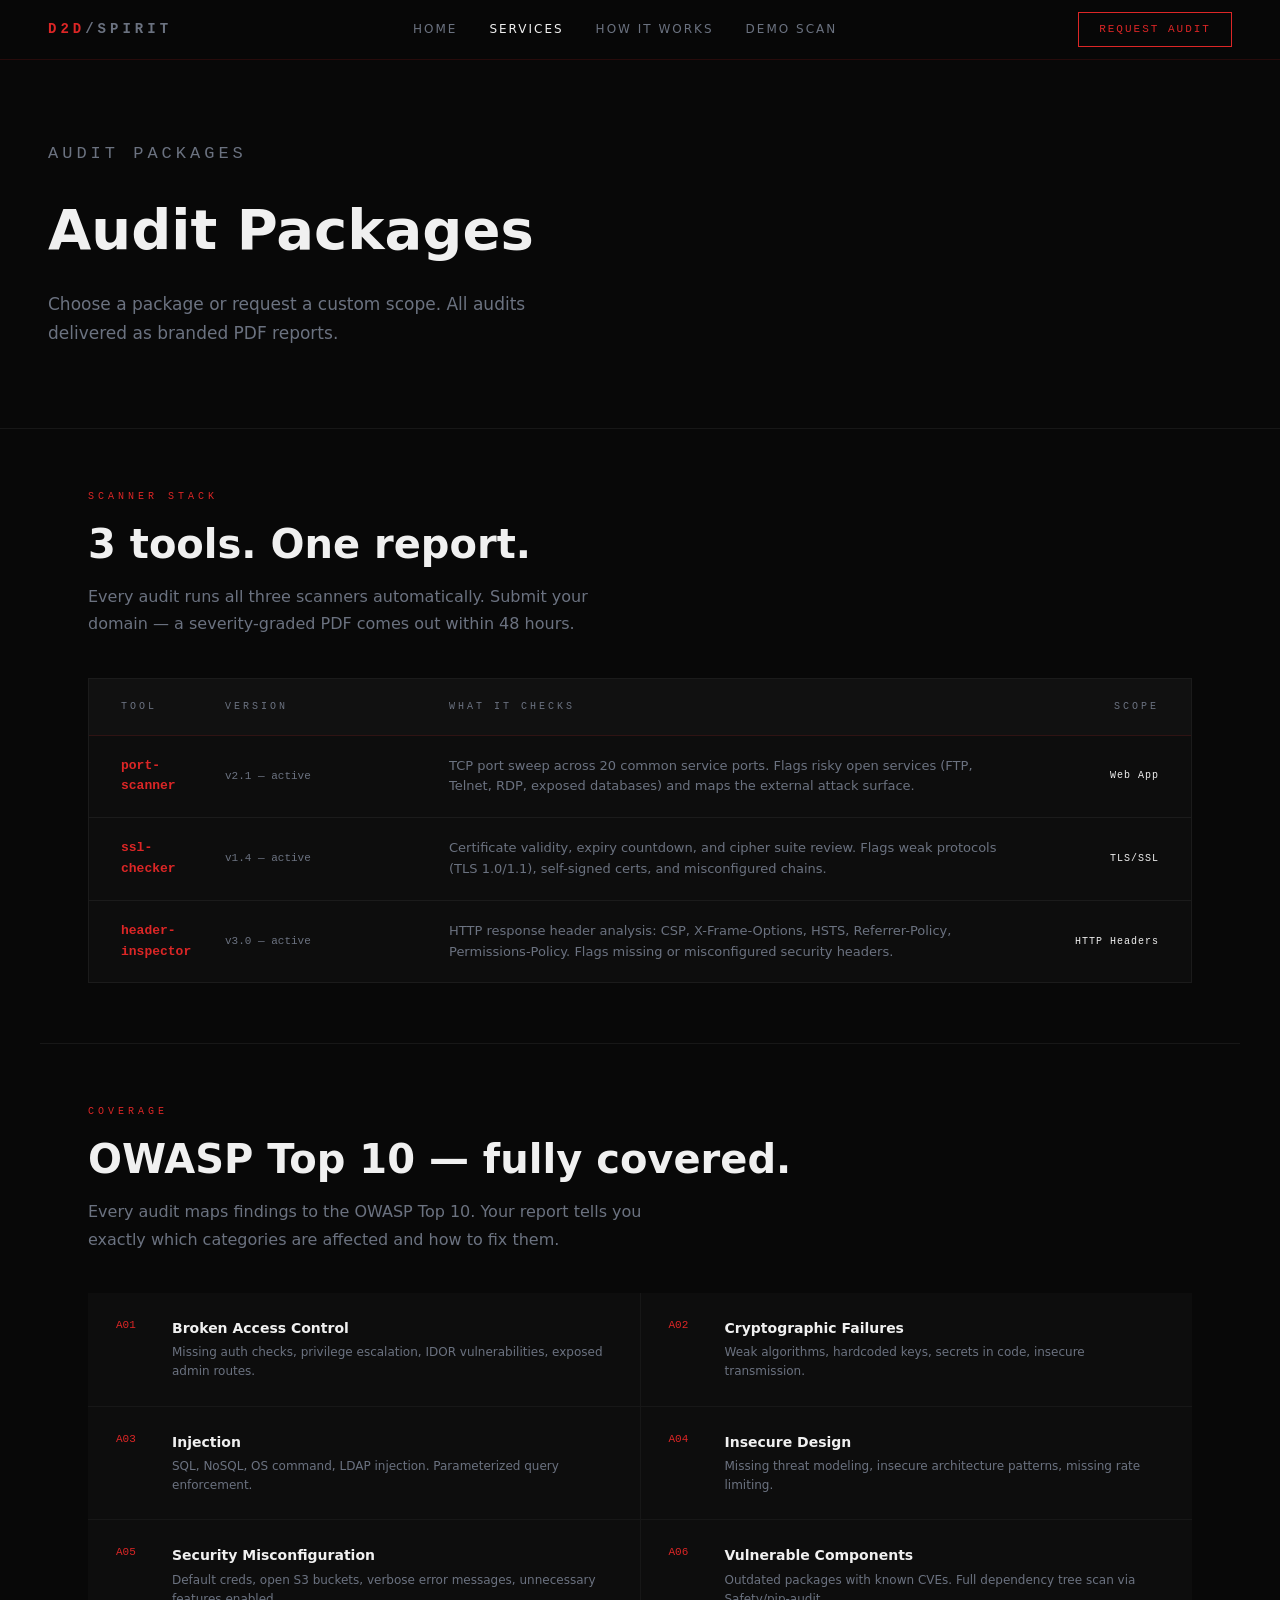
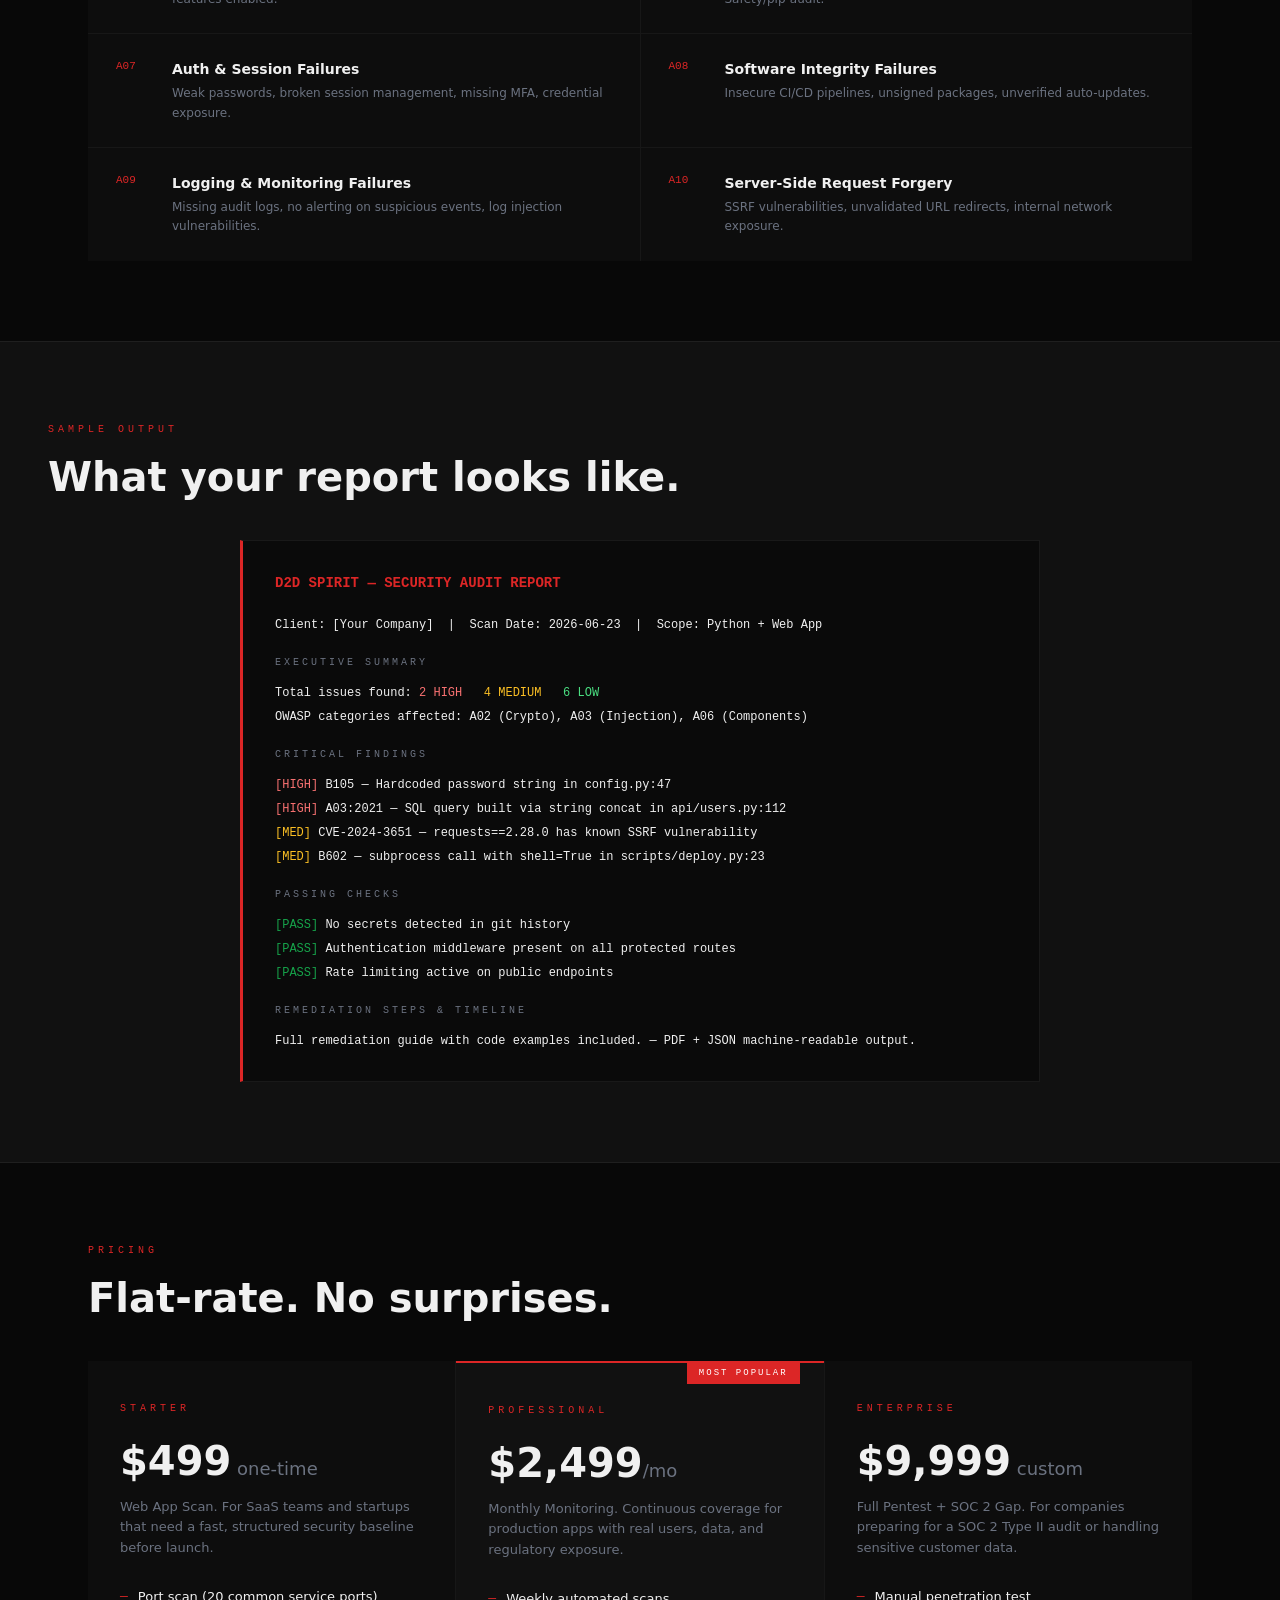
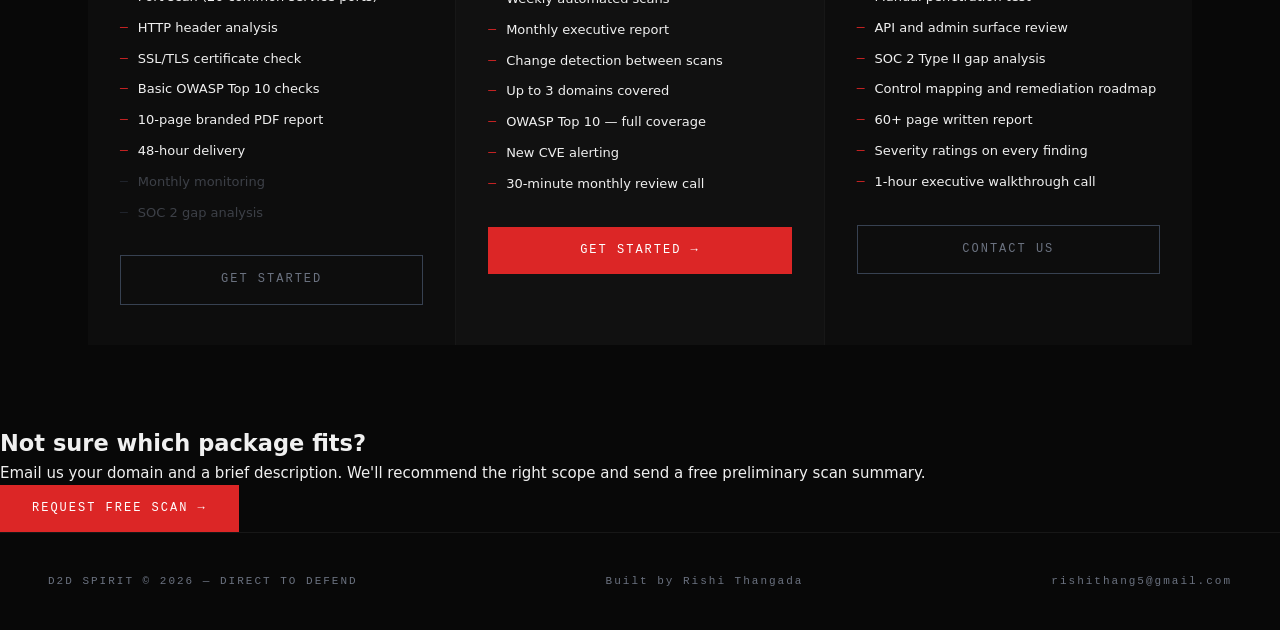
<file: security.html>
<!DOCTYPE html>
<html lang="en">
<head>
<meta charset="utf-8">
<meta http-equiv="Content-Security-Policy" content="default-src 'self'; script-src 'self' 'unsafe-inline'; style-src 'self' 'unsafe-inline'; img-src 'self' data:; connect-src 'self' https://buy.stripe.com;">
<meta http-equiv="X-Frame-Options" content="DENY">
<meta name="referrer" content="strict-origin-when-cross-origin">
<title>Services & Pricing — D2D Spirit | Direct to Defend</title>
<meta name="viewport" content="width=device-width, initial-scale=1">
<link rel="stylesheet" href="shared.css">
<style>
.page-hero { padding: 140px 48px 80px; border-bottom: 1px solid var(--border2); }
.page-hero h1 { font-size: clamp(32px,5vw,56px); font-weight: 800; margin-bottom: 16px; }
.page-hero p  { font-size: 17px; color: var(--muted); max-width: 540px; line-height: 1.7; }

/* Pricing */
.pricing-grid {
  display: grid; grid-template-columns: repeat(3,1fr); gap: 1px;
  background: var(--border2); max-width: 1200px; margin: 0 auto;
}
.price-card { background: var(--surface); padding: 40px 32px; position: relative; }
.price-card.featured { background: var(--surface2); border-top: 2px solid var(--accent); }
.price-badge { position: absolute; top: -1px; right: 24px; background: var(--accent); color: #fff; font-family: var(--mono); font-size: 9px; letter-spacing: 2px; padding: 4px 12px; }
.price-tier  { font-family: var(--mono); font-size: 10px; letter-spacing: 4px; color: var(--accent); text-transform: uppercase; margin-bottom: 12px; }
.price-val   { font-size: 40px; font-weight: 800; margin-bottom: 4px; }
.price-val span { font-size: 18px; color: var(--muted); font-weight: 400; }
.price-desc  { font-size: 13px; color: var(--muted); margin-bottom: 28px; line-height: 1.6; }
.price-features { list-style: none; display: flex; flex-direction: column; gap: 10px; margin-bottom: 32px; }
.price-features li { font-size: 13px; display: flex; gap: 10px; align-items: start; }
.price-features li::before { content: '—'; color: var(--accent); flex-shrink: 0; font-family: var(--mono); }
.price-features li.dim::before { color: var(--dim); }
.price-features li.dim { color: var(--muted); opacity: .5; }

/* Scanner stack */
.scanner-row {
  display: grid; grid-template-columns: 80px 200px 1fr 120px;
  align-items: center; gap: 24px;
  padding: 20px 32px; border-bottom: 1px solid var(--border2);
}
.scanner-row:last-child { border-bottom: none; }
.scanner-name { font-family: var(--mono); font-size: 13px; font-weight: 700; color: var(--accent); }
.scanner-version { font-family: var(--mono); font-size: 11px; color: var(--muted); }
.scanner-desc { font-size: 13px; color: var(--muted); line-height: 1.6; }
.scanner-scope { font-family: var(--mono); font-size: 10px; letter-spacing: 1px; color: var(--text); text-align: right; }

/* OWASP checks */
.owasp-grid { display: grid; grid-template-columns: repeat(2,1fr); gap: 1px; background: var(--border2); }
.owasp-item { background: var(--surface); padding: 24px 28px; display: flex; gap: 16px; align-items: start; }
.owasp-num  { font-family: var(--mono); font-size: 11px; color: var(--accent); flex-shrink: 0; min-width: 40px; }
.owasp-name { font-size: 14px; font-weight: 600; margin-bottom: 4px; }
.owasp-body { font-size: 12px; color: var(--muted); line-height: 1.6; }

/* Report preview */
.report-preview {
  background: #0a0a0a; border: 1px solid var(--border2); border-left: 3px solid var(--accent);
  padding: 28px 32px; font-family: var(--mono); font-size: 12px; line-height: 2;
  max-width: 800px; margin: 0 auto;
}
.rp-header { color: var(--accent); margin-bottom: 16px; font-size: 14px; font-weight: 700; }
.rp-section { color: var(--muted); font-size: 10px; letter-spacing: 3px; text-transform: uppercase; margin: 16px 0 8px; }
.rp-high    { color: #f87171; }
.rp-med     { color: #fbbf24; }
.rp-low     { color: #4ade80; }
.rp-pass    { color: var(--pos); }

@media (max-width: 900px) {
  .pricing-grid { grid-template-columns: 1fr; }
  .owasp-grid   { grid-template-columns: 1fr; }
  .scanner-row  { grid-template-columns: 1fr; gap: 8px; }
}
</style>
</head>
<body>

<nav class="topnav">
  <div class="nav-logo">D2D<span>/SPIRIT</span></div>
  <div class="nav-links">
    <a href="index.html">Home</a>
    <a href="security.html" class="active">Services</a>
    <a href="integrations.html">How It Works</a>
    <a href="demo.html">Demo Scan</a>
  </div>
  <a href="mailto:rishithang5@gmail.com" class="nav-cta">Request Audit</a>
</nav>

<div class="page-hero">
  <div style="max-width:1200px; margin:0 auto;">
    <p class="section-label">Audit Packages</p>
    <h1>Audit Packages</h1>
    <p>Choose a package or request a custom scope. All audits delivered as branded PDF reports.</p>
  </div>
</div>

<!-- Scanner Stack -->
<div style="max-width:1200px; margin:0 auto; padding:60px 48px 0;">
  <p class="section-label">Scanner Stack</p>
  <h2 class="section-title">3 tools. One report.</h2>
  <p class="section-sub" style="margin-bottom:40px;">Every audit runs all three scanners automatically. Submit your domain — a severity-graded PDF comes out within 48 hours.</p>
</div>
<div style="max-width:1200px; margin:0 auto; padding:0 48px 60px; border-bottom:1px solid var(--border2);">
  <div style="background:var(--surface); border:1px solid var(--border2);">
    <div class="scanner-row" style="border-bottom:1px solid var(--border); background:var(--surface2);">
      <div style="font-family:var(--mono);font-size:10px;letter-spacing:3px;color:var(--muted);">TOOL</div>
      <div style="font-family:var(--mono);font-size:10px;letter-spacing:3px;color:var(--muted);">VERSION</div>
      <div style="font-family:var(--mono);font-size:10px;letter-spacing:3px;color:var(--muted);">WHAT IT CHECKS</div>
      <div style="font-family:var(--mono);font-size:10px;letter-spacing:3px;color:var(--muted);text-align:right;">SCOPE</div>
    </div>
    <div class="scanner-row">
      <div class="scanner-name">port-scanner</div>
      <div class="scanner-version">v2.1 &mdash; active</div>
      <div class="scanner-desc">TCP port sweep across 20 common service ports. Flags risky open services (FTP, Telnet, RDP, exposed databases) and maps the external attack surface.</div>
      <div class="scanner-scope">Web App</div>
    </div>
    <div class="scanner-row">
      <div class="scanner-name">ssl-checker</div>
      <div class="scanner-version">v1.4 &mdash; active</div>
      <div class="scanner-desc">Certificate validity, expiry countdown, and cipher suite review. Flags weak protocols (TLS 1.0/1.1), self-signed certs, and misconfigured chains.</div>
      <div class="scanner-scope">TLS/SSL</div>
    </div>
    <div class="scanner-row">
      <div class="scanner-name">header-inspector</div>
      <div class="scanner-version">v3.0 &mdash; active</div>
      <div class="scanner-desc">HTTP response header analysis: CSP, X-Frame-Options, HSTS, Referrer-Policy, Permissions-Policy. Flags missing or misconfigured security headers.</div>
      <div class="scanner-scope">HTTP Headers</div>
    </div>
  </div>
</div>

<!-- OWASP Top 10 -->
<div style="max-width:1200px; margin:0 auto; padding:60px 48px 0;">
  <p class="section-label">Coverage</p>
  <h2 class="section-title">OWASP Top 10 — fully covered.</h2>
  <p class="section-sub" style="margin-bottom:40px;">Every audit maps findings to the OWASP Top 10. Your report tells you exactly which categories are affected and how to fix them.</p>
</div>
<div style="max-width:1200px; margin:0 auto; padding:0 48px 80px;">
  <div class="owasp-grid">
    <div class="owasp-item"><div class="owasp-num">A01</div><div><div class="owasp-name">Broken Access Control</div><div class="owasp-body">Missing auth checks, privilege escalation, IDOR vulnerabilities, exposed admin routes.</div></div></div>
    <div class="owasp-item"><div class="owasp-num">A02</div><div><div class="owasp-name">Cryptographic Failures</div><div class="owasp-body">Weak algorithms, hardcoded keys, secrets in code, insecure transmission.</div></div></div>
    <div class="owasp-item"><div class="owasp-num">A03</div><div><div class="owasp-name">Injection</div><div class="owasp-body">SQL, NoSQL, OS command, LDAP injection. Parameterized query enforcement.</div></div></div>
    <div class="owasp-item"><div class="owasp-num">A04</div><div><div class="owasp-name">Insecure Design</div><div class="owasp-body">Missing threat modeling, insecure architecture patterns, missing rate limiting.</div></div></div>
    <div class="owasp-item"><div class="owasp-num">A05</div><div><div class="owasp-name">Security Misconfiguration</div><div class="owasp-body">Default creds, open S3 buckets, verbose error messages, unnecessary features enabled.</div></div></div>
    <div class="owasp-item"><div class="owasp-num">A06</div><div><div class="owasp-name">Vulnerable Components</div><div class="owasp-body">Outdated packages with known CVEs. Full dependency tree scan via Safety/pip-audit.</div></div></div>
    <div class="owasp-item"><div class="owasp-num">A07</div><div><div class="owasp-name">Auth &amp; Session Failures</div><div class="owasp-body">Weak passwords, broken session management, missing MFA, credential exposure.</div></div></div>
    <div class="owasp-item"><div class="owasp-num">A08</div><div><div class="owasp-name">Software Integrity Failures</div><div class="owasp-body">Insecure CI/CD pipelines, unsigned packages, unverified auto-updates.</div></div></div>
    <div class="owasp-item"><div class="owasp-num">A09</div><div><div class="owasp-name">Logging &amp; Monitoring Failures</div><div class="owasp-body">Missing audit logs, no alerting on suspicious events, log injection vulnerabilities.</div></div></div>
    <div class="owasp-item"><div class="owasp-num">A10</div><div><div class="owasp-name">Server-Side Request Forgery</div><div class="owasp-body">SSRF vulnerabilities, unvalidated URL redirects, internal network exposure.</div></div></div>
  </div>
</div>

<!-- Sample Report -->
<div style="background:var(--surface2); border-top:1px solid var(--border2); border-bottom:1px solid var(--border2); padding:80px 48px;">
  <div style="max-width:1200px; margin:0 auto;">
    <p class="section-label">Sample Output</p>
    <h2 class="section-title" style="margin-bottom:40px;">What your report looks like.</h2>
    <div class="report-preview">
      <div class="rp-header">D2D SPIRIT — SECURITY AUDIT REPORT</div>
      <div>Client: [Your Company] &nbsp;|&nbsp; Scan Date: 2026-06-23 &nbsp;|&nbsp; Scope: Python + Web App</div>
      <div class="rp-section">Executive Summary</div>
      <div>Total issues found: <span class="rp-high">2 HIGH</span> &nbsp; <span class="rp-med">4 MEDIUM</span> &nbsp; <span class="rp-low">6 LOW</span></div>
      <div>OWASP categories affected: A02 (Crypto), A03 (Injection), A06 (Components)</div>
      <div class="rp-section">Critical Findings</div>
      <div><span class="rp-high">[HIGH]</span> B105 — Hardcoded password string in config.py:47</div>
      <div><span class="rp-high">[HIGH]</span> A03:2021 — SQL query built via string concat in api/users.py:112</div>
      <div><span class="rp-med">[MED] </span> CVE-2024-3651 — requests==2.28.0 has known SSRF vulnerability</div>
      <div><span class="rp-med">[MED] </span> B602 — subprocess call with shell=True in scripts/deploy.py:23</div>
      <div class="rp-section">Passing Checks</div>
      <div><span class="rp-pass">[PASS]</span> No secrets detected in git history</div>
      <div><span class="rp-pass">[PASS]</span> Authentication middleware present on all protected routes</div>
      <div><span class="rp-pass">[PASS]</span> Rate limiting active on public endpoints</div>
      <div class="rp-section">Remediation Steps &amp; Timeline</div>
      <div>Full remediation guide with code examples included. &mdash; PDF + JSON machine-readable output.</div>
    </div>
  </div>
</div>

<!-- Pricing -->
<div style="max-width:1200px; margin:0 auto; padding:80px 48px 0;">
  <p class="section-label">Pricing</p>
  <h2 class="section-title" style="margin-bottom:40px;">Flat-rate. No surprises.</h2>
</div>
<div style="max-width:1200px; margin:0 auto; padding:0 48px 80px;">
  <div class="pricing-grid">
    <div class="price-card">
      <div class="price-tier">Starter</div>
      <div class="price-val">$499<span> one-time</span></div>
      <div class="price-desc">Web App Scan. For SaaS teams and startups that need a fast, structured security baseline before launch.</div>
      <ul class="price-features">
        <li>Port scan (20 common service ports)</li>
        <li>HTTP header analysis</li>
        <li>SSL/TLS certificate check</li>
        <li>Basic OWASP Top 10 checks</li>
        <li>10-page branded PDF report</li>
        <li>48-hour delivery</li>
        <li class="dim">Monthly monitoring</li>
        <li class="dim">SOC 2 gap analysis</li>
      </ul>
      <a href="mailto:rishithang5@gmail.com" class="btn-ghost" style="width:100%;justify-content:center;">Get Started</a>
    </div>
    <div class="price-card featured">
      <div class="price-badge">MOST POPULAR</div>
      <div class="price-tier">Professional</div>
      <div class="price-val">$2,499<span>/mo</span></div>
      <div class="price-desc">Monthly Monitoring. Continuous coverage for production apps with real users, data, and regulatory exposure.</div>
      <ul class="price-features">
        <li>Weekly automated scans</li>
        <li>Monthly executive report</li>
        <li>Change detection between scans</li>
        <li>Up to 3 domains covered</li>
        <li>OWASP Top 10 — full coverage</li>
        <li>New CVE alerting</li>
        <li>30-minute monthly review call</li>
      </ul>
      <a href="mailto:rishithang5@gmail.com" class="btn-primary" style="width:100%;justify-content:center;">Get Started &rarr;</a>
    </div>
    <div class="price-card">
      <div class="price-tier">Enterprise</div>
      <div class="price-val">$9,999<span> custom</span></div>
      <div class="price-desc">Full Pentest + SOC 2 Gap. For companies preparing for a SOC 2 Type II audit or handling sensitive customer data.</div>
      <ul class="price-features">
        <li>Manual penetration test</li>
        <li>API and admin surface review</li>
        <li>SOC 2 Type II gap analysis</li>
        <li>Control mapping and remediation roadmap</li>
        <li>60+ page written report</li>
        <li>Severity ratings on every finding</li>
        <li>1-hour executive walkthrough call</li>
      </ul>
      <a href="mailto:rishithang5@gmail.com" class="btn-ghost" style="width:100%;justify-content:center;">Contact Us</a>
    </div>
  </div>
</div>

<div class="cta-block">
  <h2>Not sure which package fits?</h2>
  <p>Email us your domain and a brief description. We'll recommend the right scope and send a free preliminary scan summary.</p>
  <a href="mailto:rishithang5@gmail.com?subject=D2D Spirit Audit Inquiry" class="btn-primary">Request Free Scan &rarr;</a>
</div>

<footer class="sitefooter">
  <span>D2D SPIRIT &copy; 2026 — DIRECT TO DEFEND</span>
  <span>Built by <a href="https://rishithangada.github.io" target="_blank">Rishi Thangada</a></span>
  <span><a href="mailto:rishithang5@gmail.com">rishithang5@gmail.com</a></span>
</footer>
</body>
</html>
</file>
<file: shared.css>
@import url('https://fonts.googleapis.com/css2?family=Space+Mono:ital,wght@0,400;0,700;1,400&family=Inter:wght@400;500;600;700;800&display=swap');

*, *::before, *::after { margin: 0; padding: 0; box-sizing: border-box; }

:root {
  --bg:       #080808;
  --surface:  #0d0d0d;
  --surface2: #111111;
  --accent:   #dc2626;
  --accent2:  #ef4444;
  --deep:     #7f1d1d;
  --text:     #f0f0f0;
  --muted:    #6b7280;
  --dim:      #374151;
  --border:   rgba(220,38,38,0.15);
  --border2:  rgba(255,255,255,0.06);
  --pos:      #16a34a;
  --amber:    #d97706;
  --mono:     'Space Mono', 'SF Mono', monospace;
  --sans:     'Inter', system-ui, sans-serif;
}

html { scroll-behavior: smooth; }
body { background: var(--bg); color: var(--text); font-family: var(--sans); font-size: 15px; line-height: 1.6; -webkit-font-smoothing: antialiased; }
a { color: inherit; text-decoration: none; }
img { display: block; max-width: 100%; }

/* ── Nav ── */
nav.topnav {
  position: fixed; top: 0; left: 0; right: 0; z-index: 100;
  display: flex; align-items: center; justify-content: space-between;
  padding: 0 48px; height: 60px;
  background: rgba(8,8,8,0.9);
  backdrop-filter: blur(12px);
  border-bottom: 1px solid var(--border);
}
.nav-logo {
  font-family: var(--mono); font-size: 14px; font-weight: 700;
  letter-spacing: 4px; color: var(--accent);
}
.nav-logo span { color: var(--muted); }
.nav-links { display: flex; align-items: center; gap: 32px; }
.nav-links a { font-size: 12px; letter-spacing: 2px; color: var(--muted); text-transform: uppercase; transition: color .2s; }
.nav-links a:hover, .nav-links a.active { color: var(--text); }
.nav-cta {
  font-family: var(--mono); font-size: 11px; letter-spacing: 2px;
  padding: 8px 20px; border: 1px solid var(--accent); color: var(--accent);
  background: transparent; cursor: pointer; transition: all .2s; text-transform: uppercase;
}
.nav-cta:hover { background: var(--accent); color: #fff; }

/* ── Buttons ── */
.btn-primary {
  display: inline-flex; align-items: center; gap: 8px;
  font-family: var(--mono); font-size: 12px; letter-spacing: 2px; text-transform: uppercase;
  padding: 14px 32px; background: var(--accent); color: #fff; border: none; cursor: pointer;
  transition: background .2s;
}
.btn-primary:hover { background: var(--accent2); }
.btn-ghost {
  display: inline-flex; align-items: center; gap: 8px;
  font-family: var(--mono); font-size: 12px; letter-spacing: 2px; text-transform: uppercase;
  padding: 14px 32px; background: transparent; color: var(--muted); border: 1px solid var(--dim);
  cursor: pointer; transition: all .2s;
}
.btn-ghost:hover { border-color: var(--accent); color: var(--accent); }

/* ── Section commons ── */
.section { padding: 100px 48px; max-width: 1200px; margin: 0 auto; }
.section-label { font-family: var(--mono); font-size: 10px; letter-spacing: 4px; color: var(--accent); text-transform: uppercase; margin-bottom: 16px; }
.section-title { font-size: 40px; font-weight: 800; line-height: 1.15; color: var(--text); margin-bottom: 16px; }
.section-sub { font-size: 16px; color: var(--muted); max-width: 560px; line-height: 1.7; }

/* ── Cards ── */
.card {
  background: var(--surface); border: 1px solid var(--border2);
  padding: 32px; transition: border-color .2s;
}
.card:hover { border-color: var(--border); }
.card-label { font-family: var(--mono); font-size: 9px; letter-spacing: 3px; color: var(--accent); text-transform: uppercase; margin-bottom: 12px; }
.card-title { font-size: 18px; font-weight: 700; margin-bottom: 10px; }
.card-body { font-size: 14px; color: var(--muted); line-height: 1.7; }

/* ── Tag chips ── */
.tag {
  display: inline-block; font-family: var(--mono); font-size: 10px; letter-spacing: 1px;
  padding: 3px 10px; border: 1px solid var(--border2); color: var(--muted);
}
.tag.red   { border-color: rgba(220,38,38,0.4); color: var(--accent); }
.tag.green { border-color: rgba(22,163,74,0.4); color: var(--pos); }
.tag.amber { border-color: rgba(215,119,6,0.4);  color: var(--amber); }

/* ── Divider ── */
.divider { border: none; border-top: 1px solid var(--border2); margin: 0; }

/* ── Footer ── */
footer.sitefooter {
  border-top: 1px solid var(--border2); padding: 40px 48px;
  display: flex; align-items: center; justify-content: space-between;
  font-family: var(--mono); font-size: 11px; color: var(--muted); letter-spacing: 2px;
}
footer.sitefooter a:hover { color: var(--accent); }

/* ── Glow pulse ── */
@keyframes glow-pulse { 0%,100%{box-shadow:0 0 20px rgba(220,38,38,0.2)} 50%{box-shadow:0 0 40px rgba(220,38,38,0.5)} }
@keyframes blink { 0%,100%{opacity:1} 50%{opacity:.4} }

.live-dot {
  display: inline-block; width: 7px; height: 7px; border-radius: 50%;
  background: var(--pos); box-shadow: 0 0 6px var(--pos); animation: blink 1.8s ease-in-out infinite;
  vertical-align: middle; margin-right: 6px;
}

/* ── Code block ── */
.code-block {
  background: #0a0a0a; border: 1px solid var(--border2); border-left: 3px solid var(--accent);
  padding: 20px 24px; font-family: var(--mono); font-size: 12px; color: #ccc;
  line-height: 1.8; overflow-x: auto;
}
.code-block .c-red   { color: var(--accent); }
.code-block .c-green { color: #4ade80; }
.code-block .c-amber { color: #fbbf24; }
.code-block .c-gray  { color: var(--muted); }

/* ── Responsive ── */
@media (max-width: 768px) {
  nav.topnav { padding: 0 20px; }
  .nav-links { display: none; }
  .section { padding: 80px 20px; }
  .section-title { font-size: 28px; }
  footer.sitefooter { flex-direction: column; gap: 12px; text-align: center; }
}
</file>
